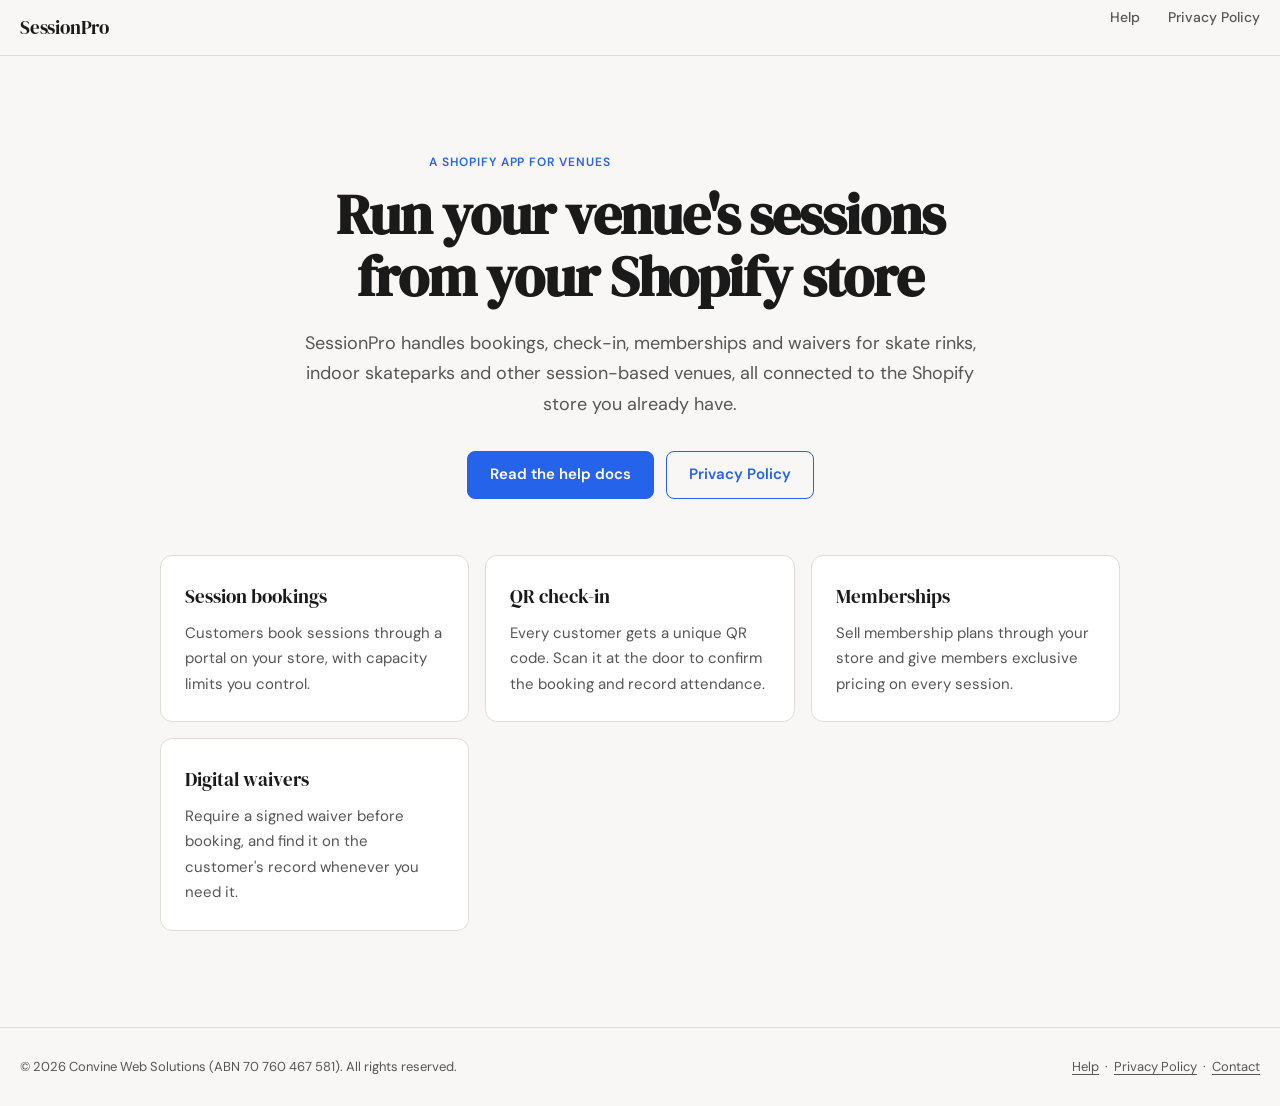
<file: index.html>
<!doctype html>
<html lang="en">
<head>
<meta charset="utf-8">
<meta name="viewport" content="width=device-width, initial-scale=1">
<title>SessionPro · Venue management for Shopify</title>
<meta name="description" content="SessionPro is a Shopify app for venues like skate rinks and indoor skateparks: session bookings, QR check-in, memberships and waivers.">
<link rel="stylesheet" href="https://fonts.googleapis.com/css2?family=DM+Sans:wght@400;500;600&family=DM+Serif+Display&display=swap">
<link rel="stylesheet" href="/styles.css">
</head>
<body>

<nav>
  <a href="/" class="nav-logo">SessionPro</a>
  <ul class="nav-links">
    <li><a href="/help/">Help</a></li>
    <li><a href="/privacy/">Privacy Policy</a></li>
  </ul>
</nav>

<main>
  <section class="hero">
    <p class="eyebrow">A Shopify app for venues</p>
    <h1>Run your venue's sessions from your Shopify store</h1>
    <p class="lede">SessionPro handles bookings, check-in, memberships and waivers for skate rinks, indoor skateparks and other session-based venues, all connected to the Shopify store you already have.</p>
    <div class="button-row">
      <a class="button primary" href="/help/">Read the help docs</a>
      <a class="button secondary" href="/privacy/">Privacy Policy</a>
    </div>
  </section>

  <section class="features">
    <div class="card">
      <h3>Session bookings</h3>
      <p>Customers book sessions through a portal on your store, with capacity limits you control.</p>
    </div>
    <div class="card">
      <h3>QR check-in</h3>
      <p>Every customer gets a unique QR code. Scan it at the door to confirm the booking and record attendance.</p>
    </div>
    <div class="card">
      <h3>Memberships</h3>
      <p>Sell membership plans through your store and give members exclusive pricing on every session.</p>
    </div>
    <div class="card">
      <h3>Digital waivers</h3>
      <p>Require a signed waiver before booking, and find it on the customer's record whenever you need it.</p>
    </div>
  </section>
</main>

<footer>
  <p>© 2026 Convine Web Solutions (ABN 70 760 467 581). All rights reserved.</p>
  <p><a href="/help/">Help</a> &nbsp;·&nbsp; <a href="/privacy/">Privacy Policy</a> &nbsp;·&nbsp; <a href="mailto:support@convinewebsolutions.com">Contact</a></p>
</footer>

</body>
</html>
</file>
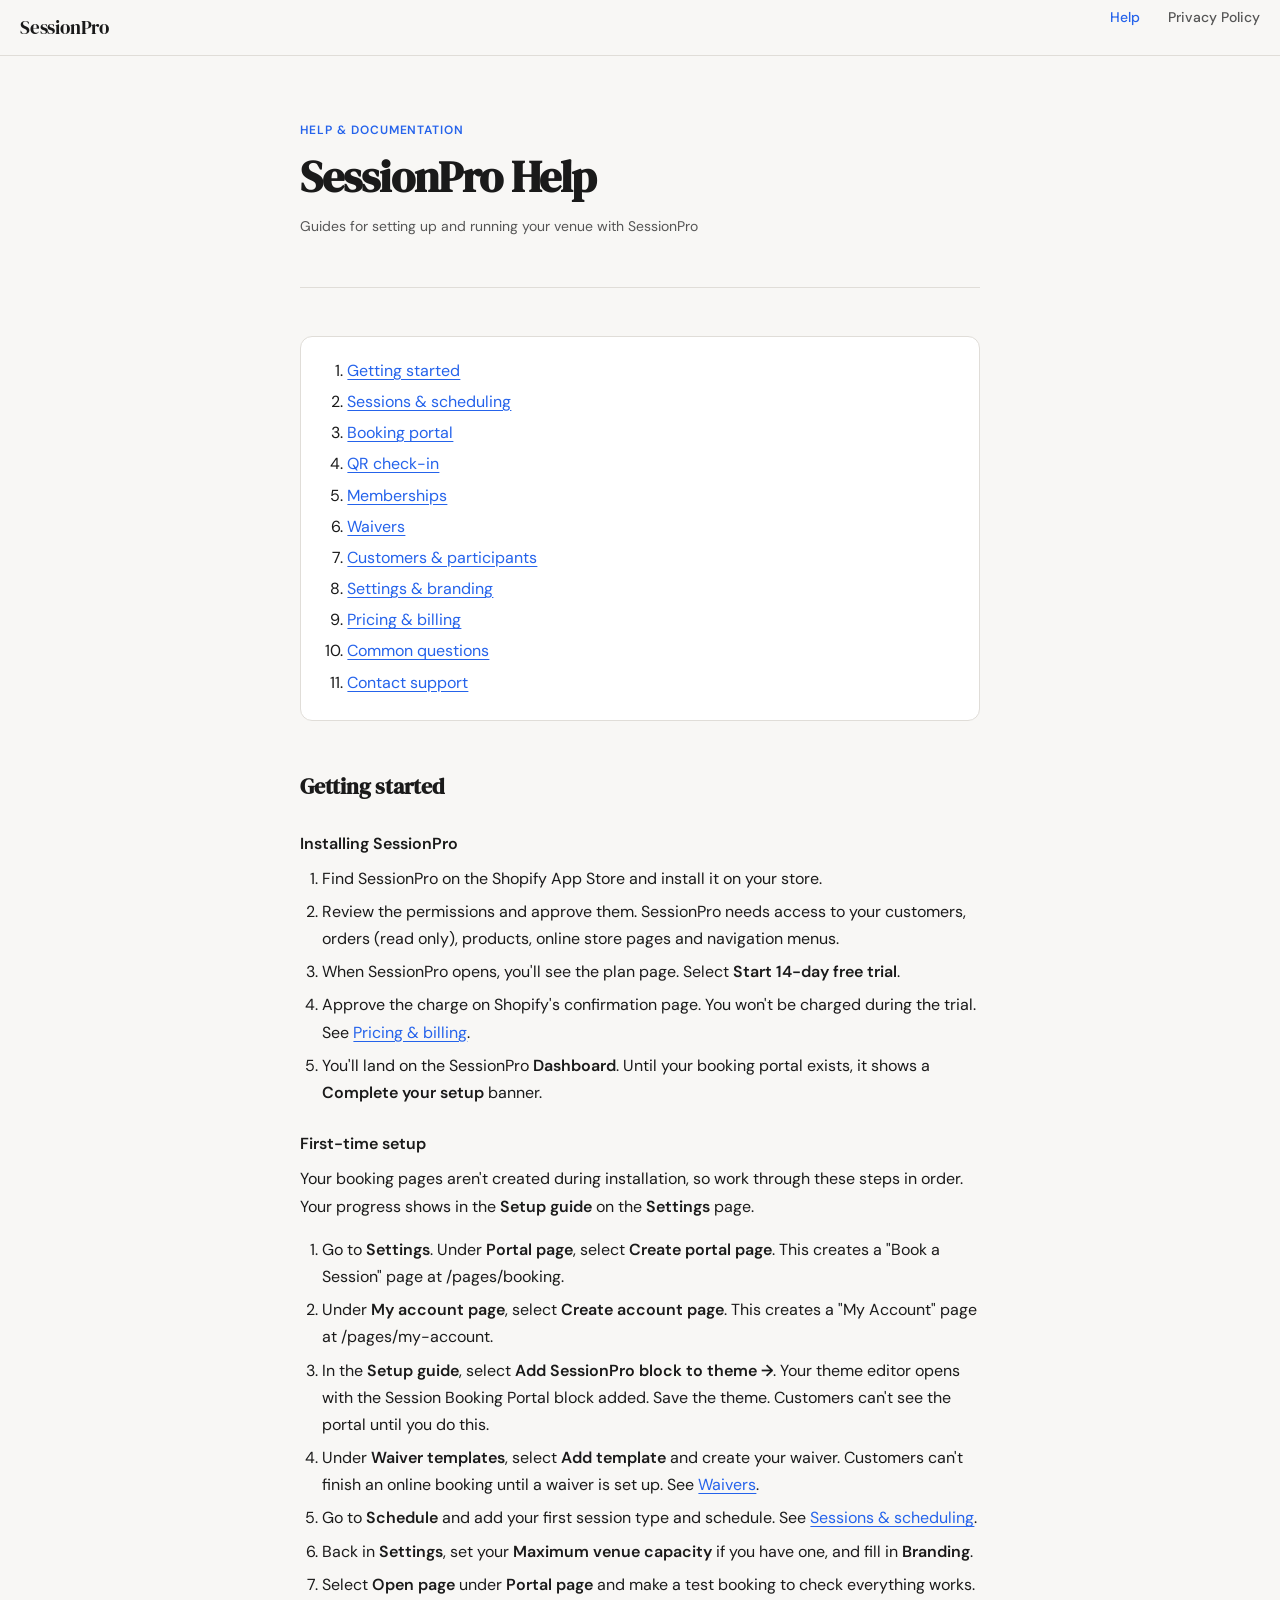
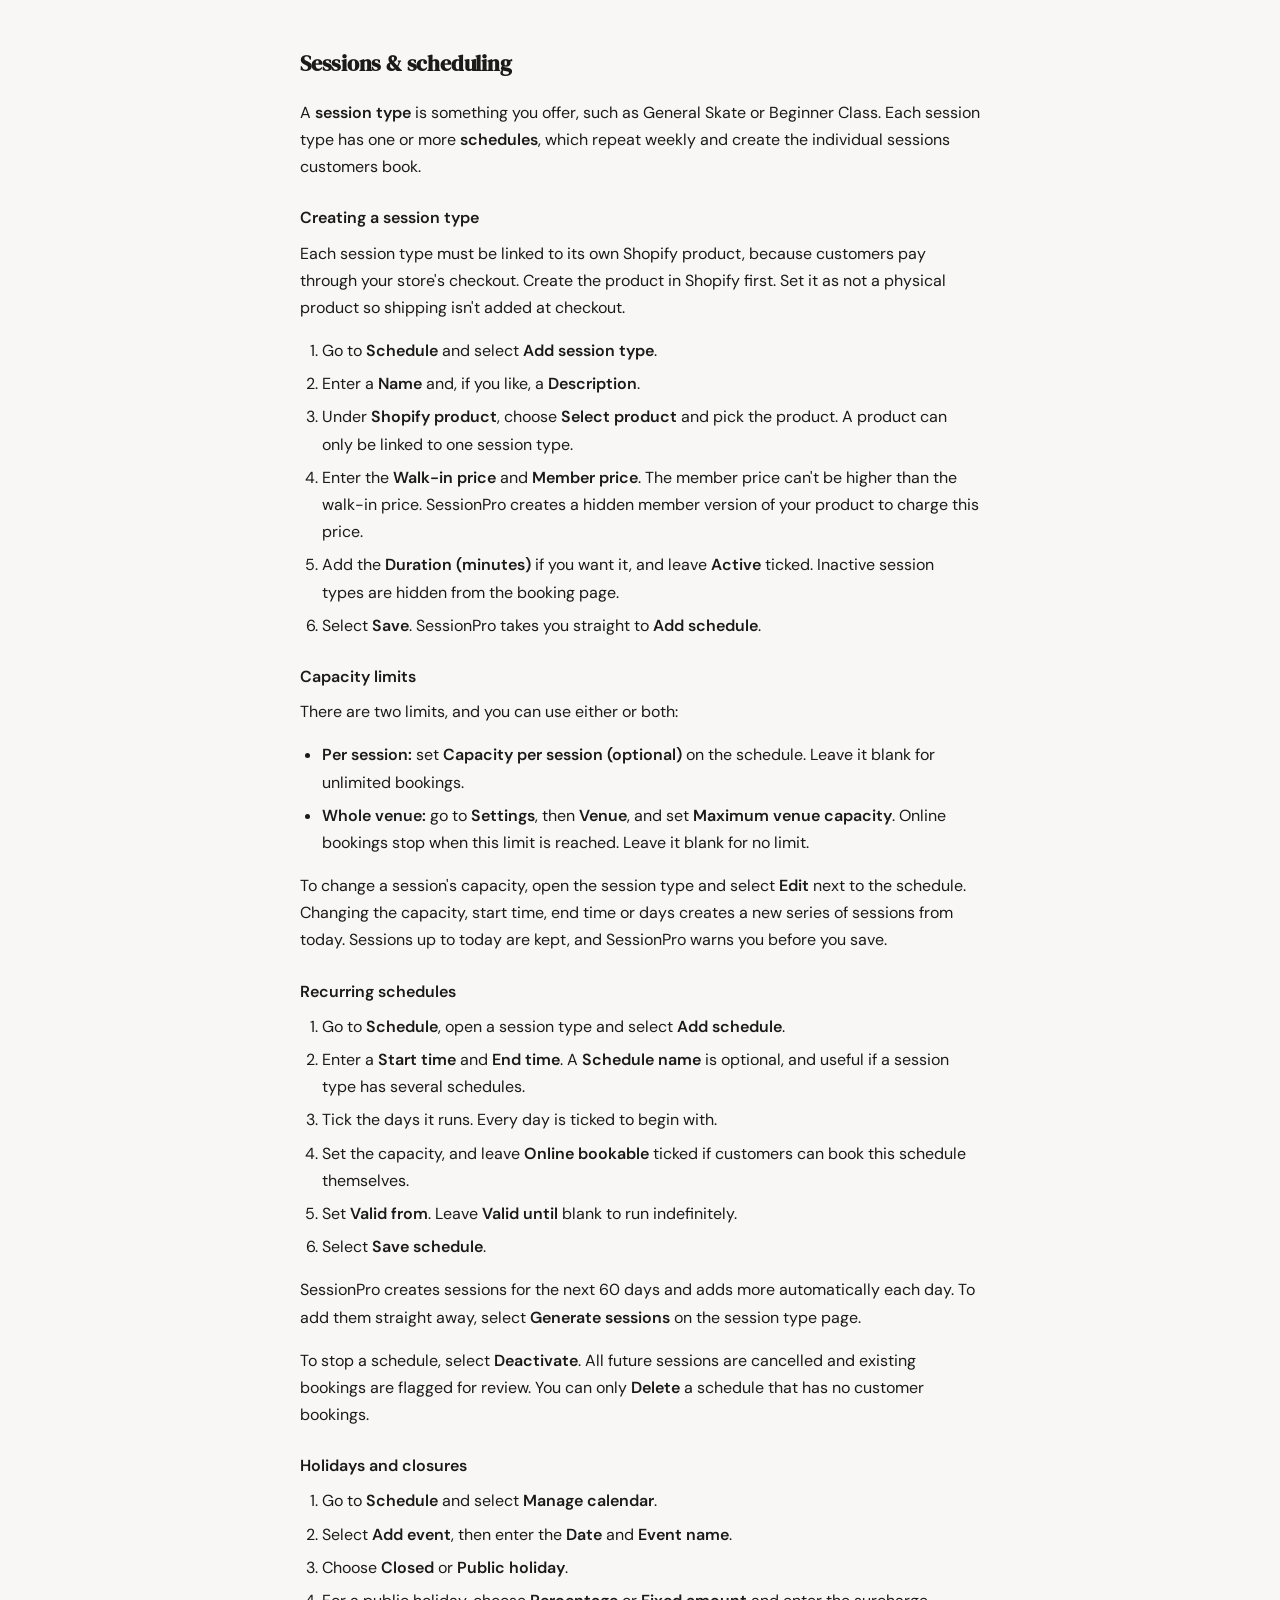
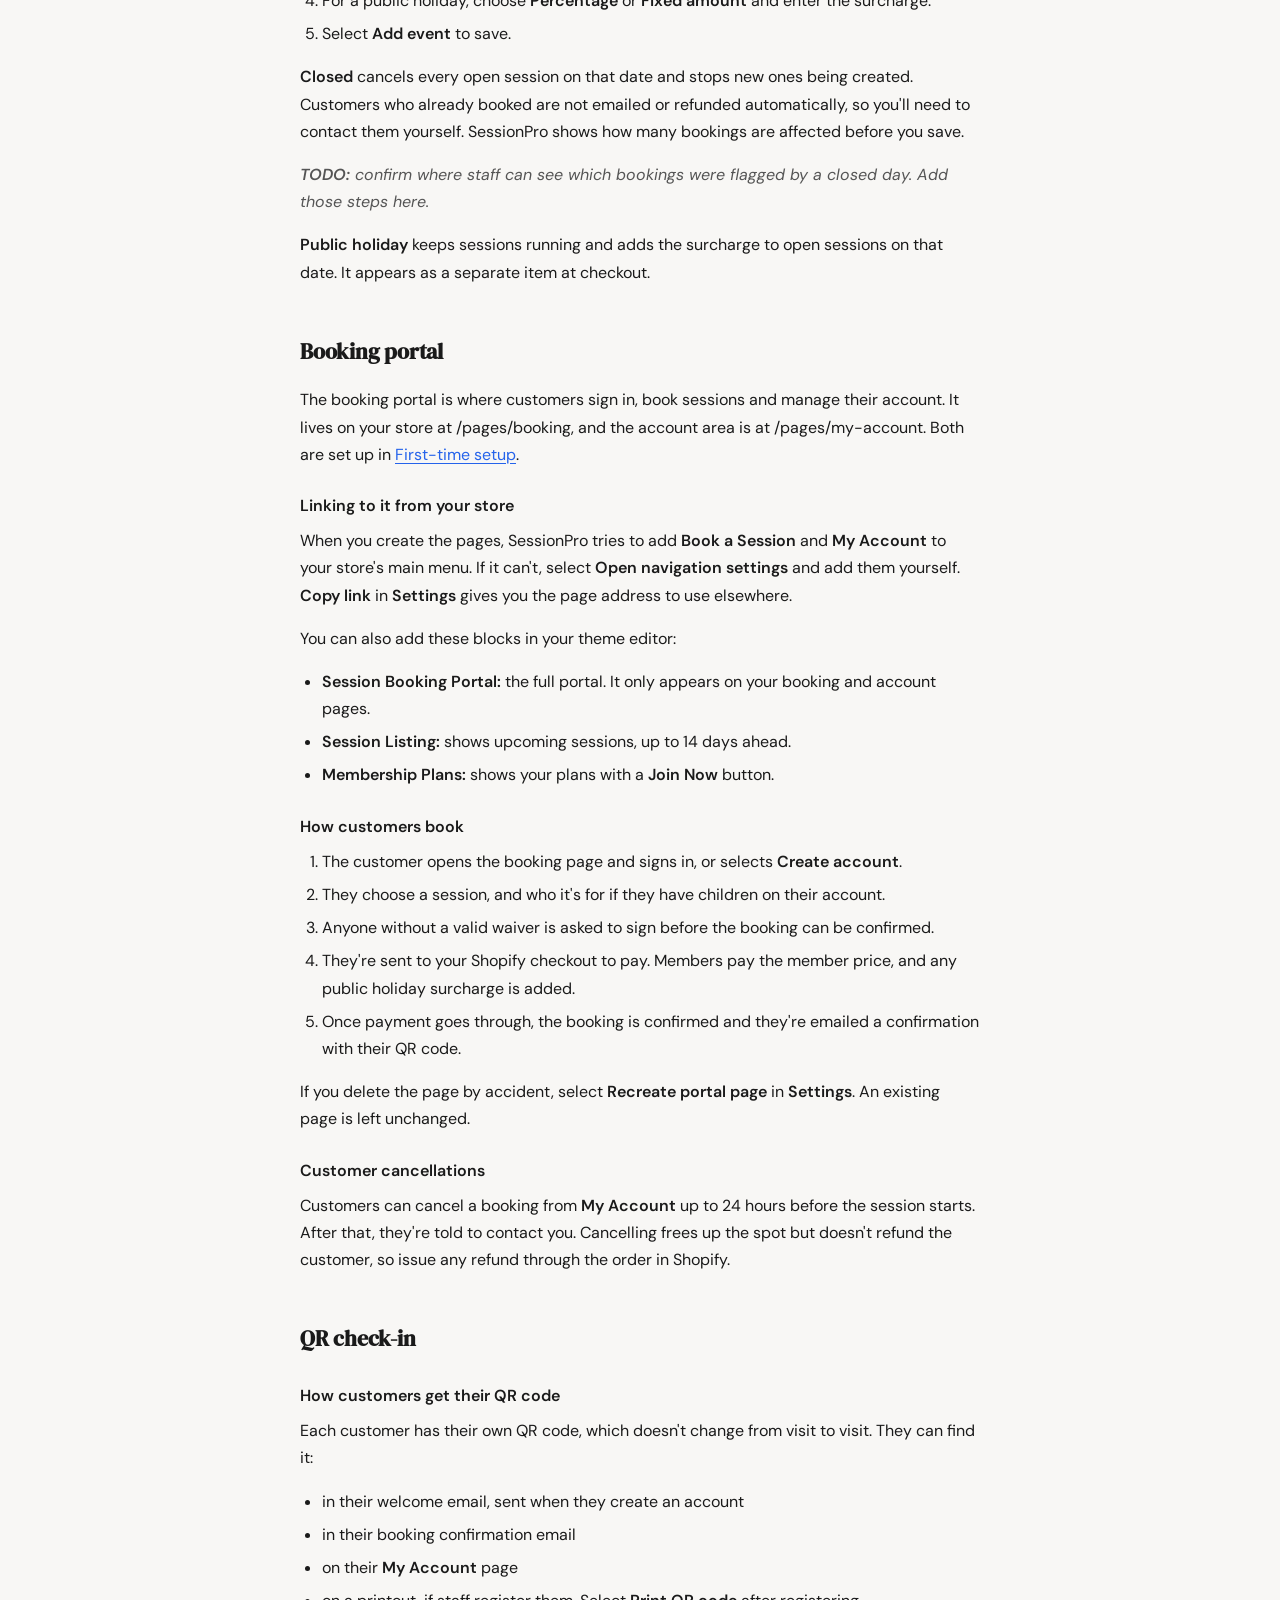
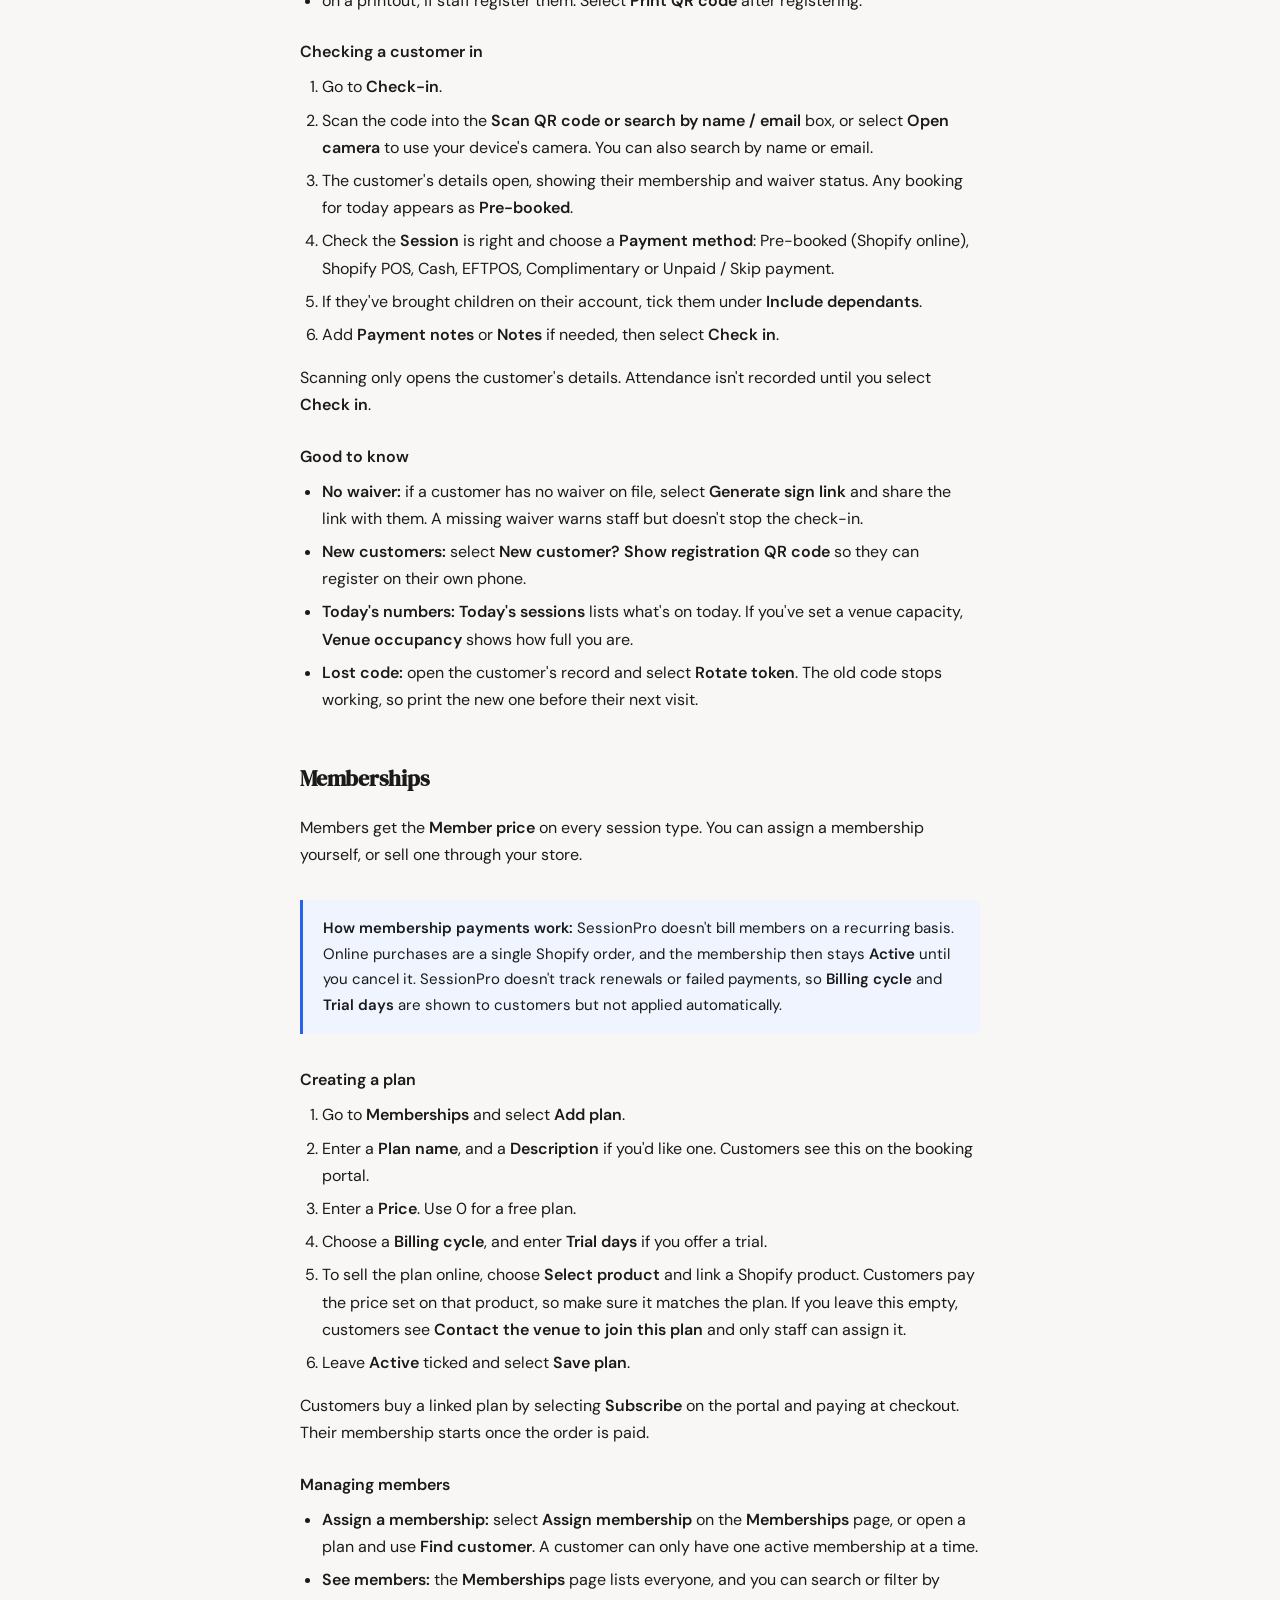
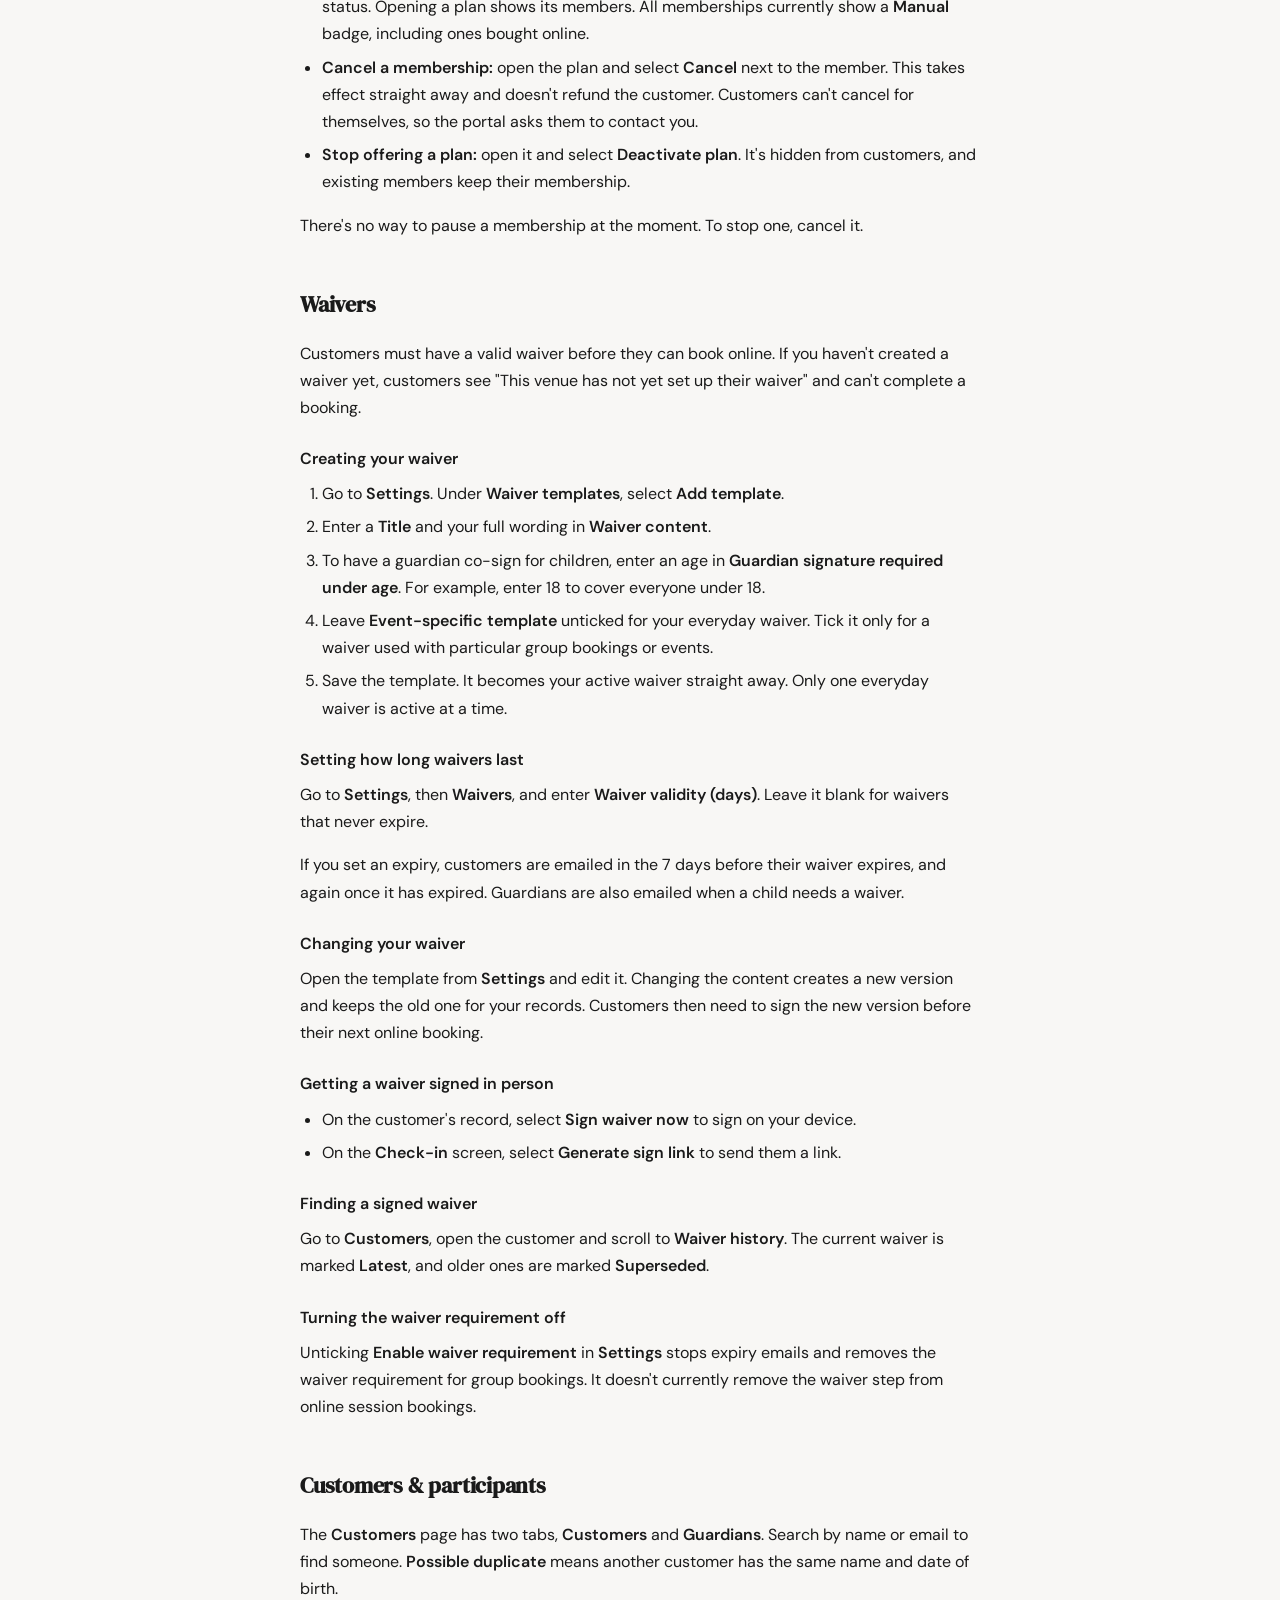
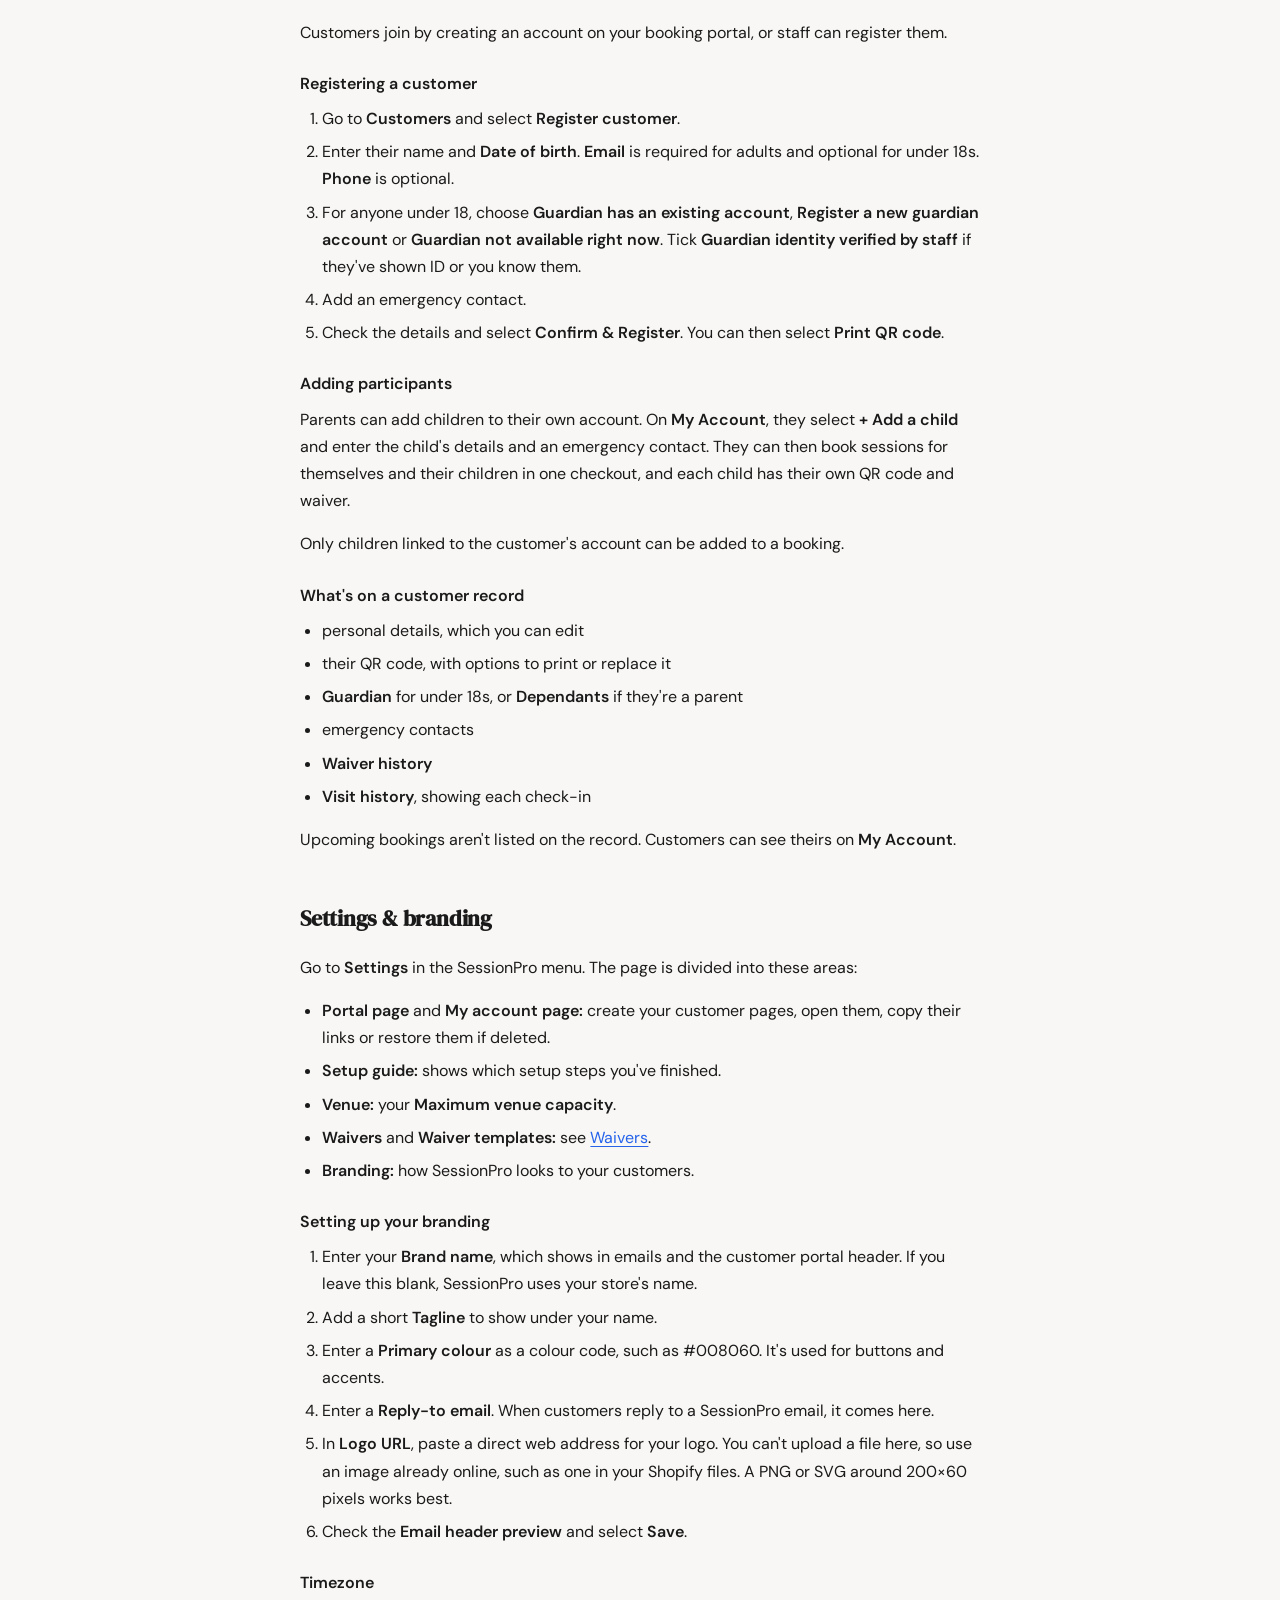
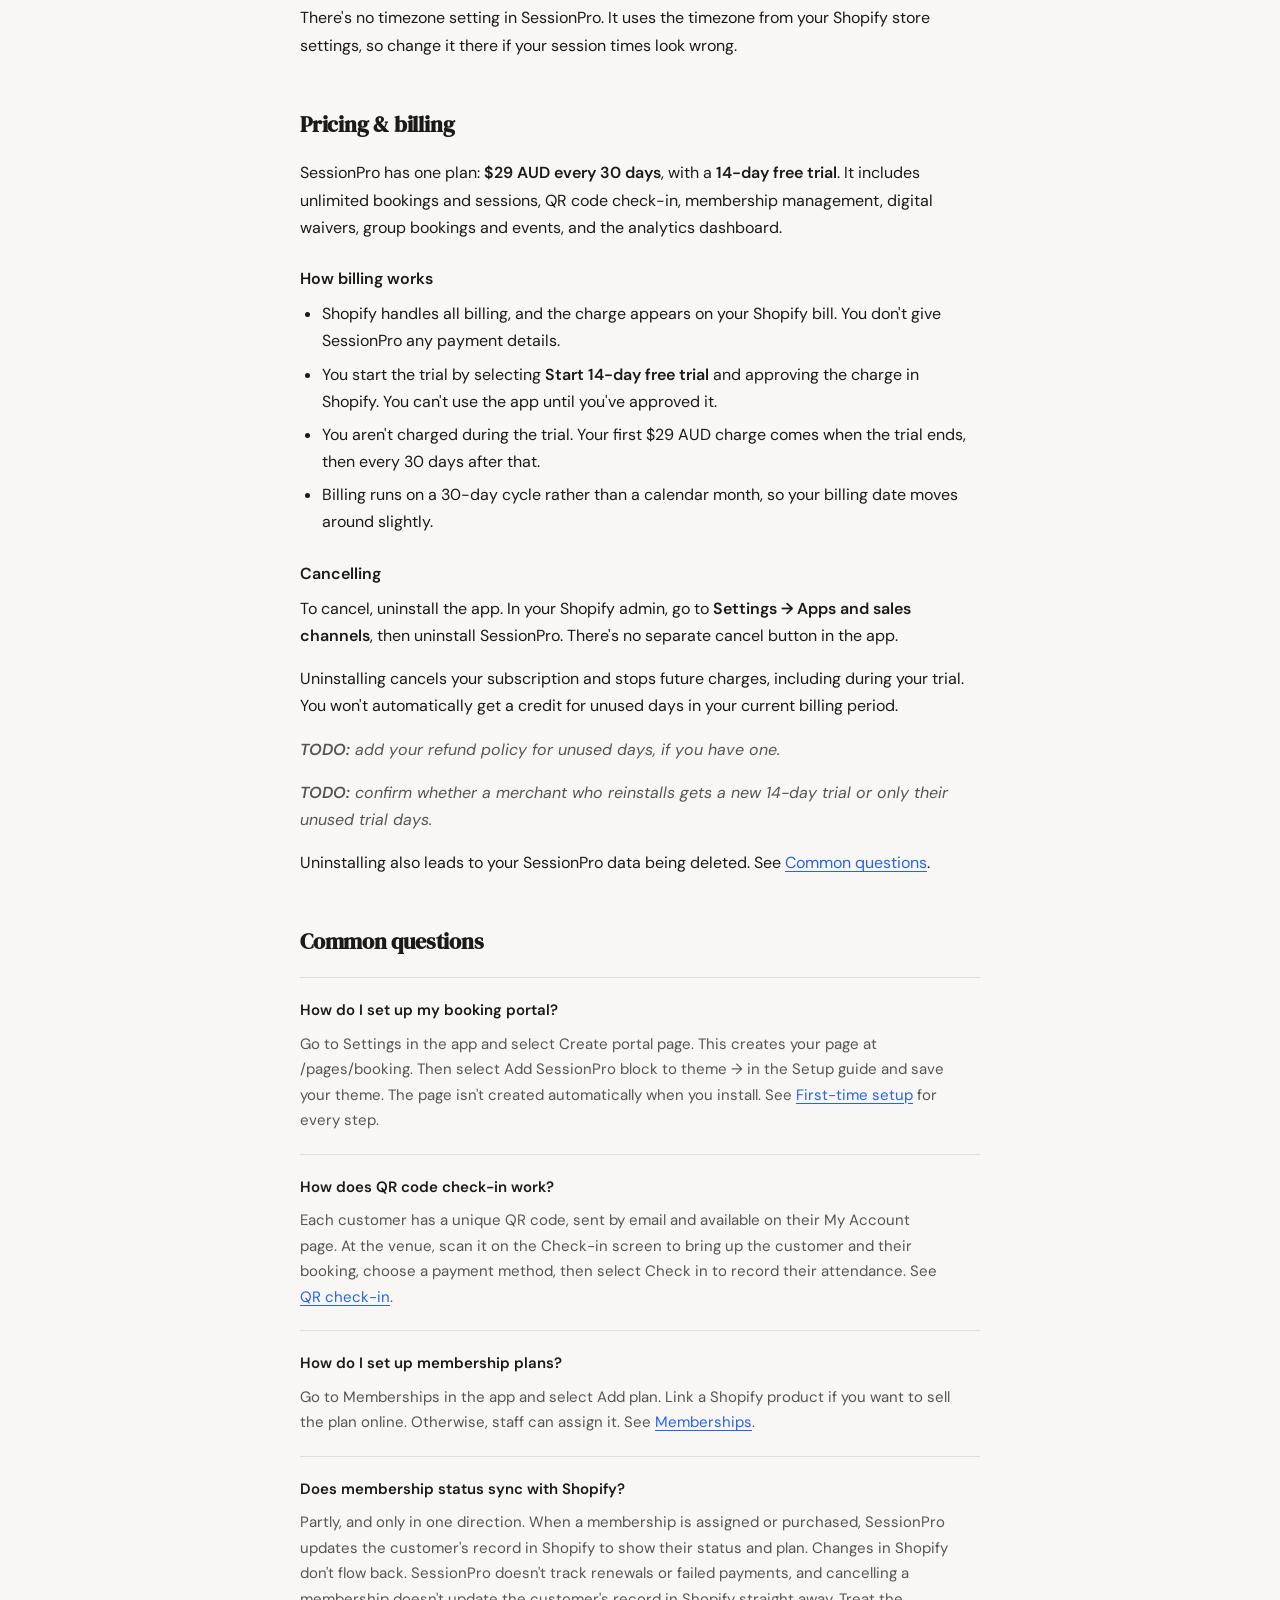
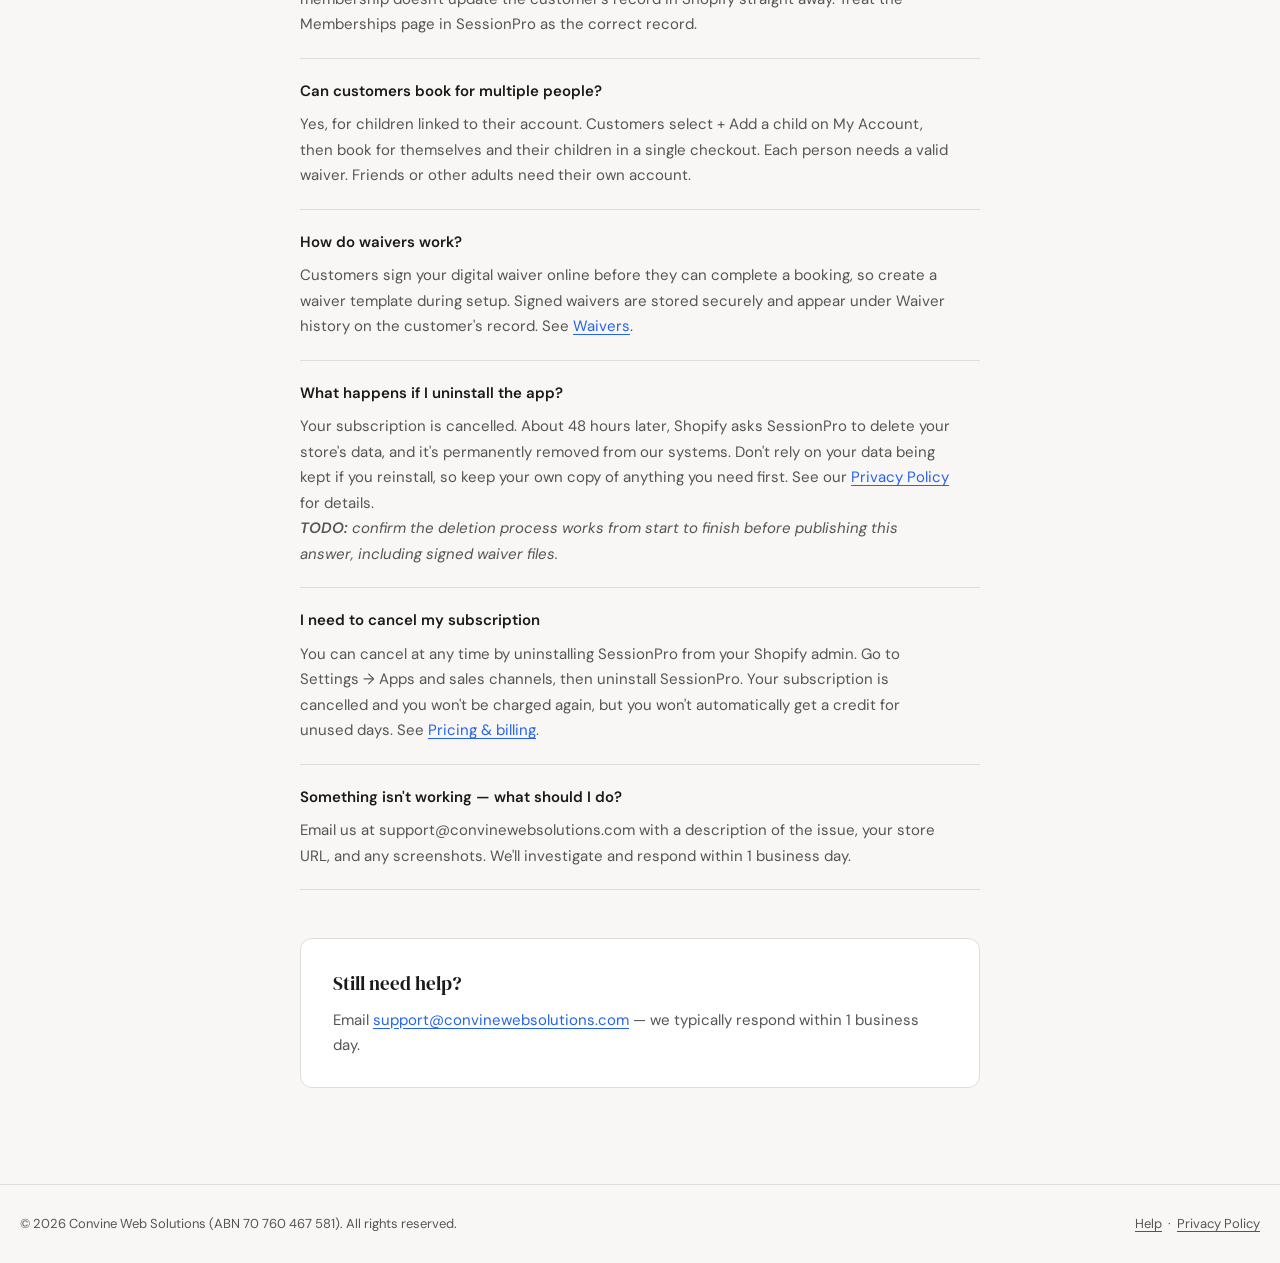
<file: help/index.html>
<!doctype html>
<html lang="en">
<head>
<meta charset="utf-8">
<meta name="viewport" content="width=device-width, initial-scale=1">
<title>Help · SessionPro</title>
<link rel="stylesheet" href="https://fonts.googleapis.com/css2?family=DM+Sans:wght@400;500;600&family=DM+Serif+Display&display=swap">
<link rel="stylesheet" href="/styles.css">
</head>
<body>

<nav>
  <a href="/" class="nav-logo">SessionPro</a>
  <ul class="nav-links">
    <li><a href="/help/" class="active">Help</a></li>
    <li><a href="/privacy/">Privacy Policy</a></li>
  </ul>
</nav>

<main class="content">
  <div class="page-header">
    <p class="eyebrow">Help &amp; Documentation</p>
    <h1>SessionPro Help</h1>
    <p class="meta">Guides for setting up and running your venue with SessionPro</p>
  </div>

  <div class="toc">
    <ol>
      <li><a href="#getting-started">Getting started</a></li>
      <li><a href="#sessions">Sessions &amp; scheduling</a></li>
      <li><a href="#booking-portal">Booking portal</a></li>
      <li><a href="#check-in">QR check-in</a></li>
      <li><a href="#memberships">Memberships</a></li>
      <li><a href="#waivers">Waivers</a></li>
      <li><a href="#customers">Customers &amp; participants</a></li>
      <li><a href="#settings">Settings &amp; branding</a></li>
      <li><a href="#pricing">Pricing &amp; billing</a></li>
      <li><a href="#faq">Common questions</a></li>
      <li><a href="#contact">Contact support</a></li>
    </ol>
  </div>

  <section id="getting-started">
    <h2>Getting started</h2>
    <h3>Installing SessionPro</h3>
    <ol>
      <li>Find SessionPro on the Shopify App Store and install it on your store.</li>
      <li>Review the permissions and approve them. SessionPro needs access to your customers, orders (read only), products, online store pages and navigation menus.</li>
      <li>When SessionPro opens, you'll see the plan page. Select <strong>Start 14-day free trial</strong>.</li>
      <li>Approve the charge on Shopify's confirmation page. You won't be charged during the trial. See <a href="#pricing">Pricing &amp; billing</a>.</li>
      <li>You'll land on the SessionPro <strong>Dashboard</strong>. Until your booking portal exists, it shows a <strong>Complete your setup</strong> banner.</li>
    </ol>
    <h3>First-time setup</h3>
    <p>Your booking pages aren't created during installation, so work through these steps in order. Your progress shows in the <strong>Setup guide</strong> on the <strong>Settings</strong> page.</p>
    <ol>
      <li>Go to <strong>Settings</strong>. Under <strong>Portal page</strong>, select <strong>Create portal page</strong>. This creates a "Book a Session" page at /pages/booking.</li>
      <li>Under <strong>My account page</strong>, select <strong>Create account page</strong>. This creates a "My Account" page at /pages/my-account.</li>
      <li>In the <strong>Setup guide</strong>, select <strong>Add SessionPro block to theme →</strong>. Your theme editor opens with the Session Booking Portal block added. Save the theme. Customers can't see the portal until you do this.</li>
      <li>Under <strong>Waiver templates</strong>, select <strong>Add template</strong> and create your waiver. Customers can't finish an online booking until a waiver is set up. See <a href="#waivers">Waivers</a>.</li>
      <li>Go to <strong>Schedule</strong> and add your first session type and schedule. See <a href="#sessions">Sessions &amp; scheduling</a>.</li>
      <li>Back in <strong>Settings</strong>, set your <strong>Maximum venue capacity</strong> if you have one, and fill in <strong>Branding</strong>.</li>
      <li>Select <strong>Open page</strong> under <strong>Portal page</strong> and make a test booking to check everything works.</li>
    </ol>
  </section>

  <section id="sessions">
    <h2>Sessions &amp; scheduling</h2>
    <p>A <strong>session type</strong> is something you offer, such as General Skate or Beginner Class. Each session type has one or more <strong>schedules</strong>, which repeat weekly and create the individual sessions customers book.</p>
    <h3>Creating a session type</h3>
    <p>Each session type must be linked to its own Shopify product, because customers pay through your store's checkout. Create the product in Shopify first. Set it as not a physical product so shipping isn't added at checkout.</p>
    <ol>
      <li>Go to <strong>Schedule</strong> and select <strong>Add session type</strong>.</li>
      <li>Enter a <strong>Name</strong> and, if you like, a <strong>Description</strong>.</li>
      <li>Under <strong>Shopify product</strong>, choose <strong>Select product</strong> and pick the product. A product can only be linked to one session type.</li>
      <li>Enter the <strong>Walk-in price</strong> and <strong>Member price</strong>. The member price can't be higher than the walk-in price. SessionPro creates a hidden member version of your product to charge this price.</li>
      <li>Add the <strong>Duration (minutes)</strong> if you want it, and leave <strong>Active</strong> ticked. Inactive session types are hidden from the booking page.</li>
      <li>Select <strong>Save</strong>. SessionPro takes you straight to <strong>Add schedule</strong>.</li>
    </ol>
    <h3>Capacity limits</h3>
    <p>There are two limits, and you can use either or both:</p>
    <ul>
      <li><strong>Per session:</strong> set <strong>Capacity per session (optional)</strong> on the schedule. Leave it blank for unlimited bookings.</li>
      <li><strong>Whole venue:</strong> go to <strong>Settings</strong>, then <strong>Venue</strong>, and set <strong>Maximum venue capacity</strong>. Online bookings stop when this limit is reached. Leave it blank for no limit.</li>
    </ul>
    <p>To change a session's capacity, open the session type and select <strong>Edit</strong> next to the schedule. Changing the capacity, start time, end time or days creates a new series of sessions from today. Sessions up to today are kept, and SessionPro warns you before you save.</p>
    <h3>Recurring schedules</h3>
    <ol>
      <li>Go to <strong>Schedule</strong>, open a session type and select <strong>Add schedule</strong>.</li>
      <li>Enter a <strong>Start time</strong> and <strong>End time</strong>. A <strong>Schedule name</strong> is optional, and useful if a session type has several schedules.</li>
      <li>Tick the days it runs. Every day is ticked to begin with.</li>
      <li>Set the capacity, and leave <strong>Online bookable</strong> ticked if customers can book this schedule themselves.</li>
      <li>Set <strong>Valid from</strong>. Leave <strong>Valid until</strong> blank to run indefinitely.</li>
      <li>Select <strong>Save schedule</strong>.</li>
    </ol>
    <p>SessionPro creates sessions for the next 60 days and adds more automatically each day. To add them straight away, select <strong>Generate sessions</strong> on the session type page.</p>
    <p>To stop a schedule, select <strong>Deactivate</strong>. All future sessions are cancelled and existing bookings are flagged for review. You can only <strong>Delete</strong> a schedule that has no customer bookings.</p>
    <h3>Holidays and closures</h3>
    <ol>
      <li>Go to <strong>Schedule</strong> and select <strong>Manage calendar</strong>.</li>
      <li>Select <strong>Add event</strong>, then enter the <strong>Date</strong> and <strong>Event name</strong>.</li>
      <li>Choose <strong>Closed</strong> or <strong>Public holiday</strong>.</li>
      <li>For a public holiday, choose <strong>Percentage</strong> or <strong>Fixed amount</strong> and enter the surcharge.</li>
      <li>Select <strong>Add event</strong> to save.</li>
    </ol>
    <p><strong>Closed</strong> cancels every open session on that date and stops new ones being created. Customers who already booked are not emailed or refunded automatically, so you'll need to contact them yourself. SessionPro shows how many bookings are affected before you save.</p>
    <p class="placeholder"><strong>TODO:</strong> confirm where staff can see which bookings were flagged by a closed day. Add those steps here.</p>
    <p><strong>Public holiday</strong> keeps sessions running and adds the surcharge to open sessions on that date. It appears as a separate item at checkout.</p>
  </section>

  <section id="booking-portal">
    <h2>Booking portal</h2>
    <p>The booking portal is where customers sign in, book sessions and manage their account. It lives on your store at /pages/booking, and the account area is at /pages/my-account. Both are set up in <a href="#getting-started">First-time setup</a>.</p>
    <h3>Linking to it from your store</h3>
    <p>When you create the pages, SessionPro tries to add <strong>Book a Session</strong> and <strong>My Account</strong> to your store's main menu. If it can't, select <strong>Open navigation settings</strong> and add them yourself. <strong>Copy link</strong> in <strong>Settings</strong> gives you the page address to use elsewhere.</p>
    <p>You can also add these blocks in your theme editor:</p>
    <ul>
      <li><strong>Session Booking Portal:</strong> the full portal. It only appears on your booking and account pages.</li>
      <li><strong>Session Listing:</strong> shows upcoming sessions, up to 14 days ahead.</li>
      <li><strong>Membership Plans:</strong> shows your plans with a <strong>Join Now</strong> button.</li>
    </ul>
    <h3>How customers book</h3>
    <ol>
      <li>The customer opens the booking page and signs in, or selects <strong>Create account</strong>.</li>
      <li>They choose a session, and who it's for if they have children on their account.</li>
      <li>Anyone without a valid waiver is asked to sign before the booking can be confirmed.</li>
      <li>They're sent to your Shopify checkout to pay. Members pay the member price, and any public holiday surcharge is added.</li>
      <li>Once payment goes through, the booking is confirmed and they're emailed a confirmation with their QR code.</li>
    </ol>
    <p>If you delete the page by accident, select <strong>Recreate portal page</strong> in <strong>Settings</strong>. An existing page is left unchanged.</p>
    <h3>Customer cancellations</h3>
    <p>Customers can cancel a booking from <strong>My Account</strong> up to 24 hours before the session starts. After that, they're told to contact you. Cancelling frees up the spot but doesn't refund the customer, so issue any refund through the order in Shopify.</p>
  </section>

  <section id="check-in">
    <h2>QR check-in</h2>
    <h3>How customers get their QR code</h3>
    <p>Each customer has their own QR code, which doesn't change from visit to visit. They can find it:</p>
    <ul>
      <li>in their welcome email, sent when they create an account</li>
      <li>in their booking confirmation email</li>
      <li>on their <strong>My Account</strong> page</li>
      <li>on a printout, if staff register them. Select <strong>Print QR code</strong> after registering.</li>
    </ul>
    <h3>Checking a customer in</h3>
    <ol>
      <li>Go to <strong>Check-in</strong>.</li>
      <li>Scan the code into the <strong>Scan QR code or search by name / email</strong> box, or select <strong>Open camera</strong> to use your device's camera. You can also search by name or email.</li>
      <li>The customer's details open, showing their membership and waiver status. Any booking for today appears as <strong>Pre-booked</strong>.</li>
      <li>Check the <strong>Session</strong> is right and choose a <strong>Payment method</strong>: Pre-booked (Shopify online), Shopify POS, Cash, EFTPOS, Complimentary or Unpaid / Skip payment.</li>
      <li>If they've brought children on their account, tick them under <strong>Include dependants</strong>.</li>
      <li>Add <strong>Payment notes</strong> or <strong>Notes</strong> if needed, then select <strong>Check in</strong>.</li>
    </ol>
    <p>Scanning only opens the customer's details. Attendance isn't recorded until you select <strong>Check in</strong>.</p>
    <h3>Good to know</h3>
    <ul>
      <li><strong>No waiver:</strong> if a customer has no waiver on file, select <strong>Generate sign link</strong> and share the link with them. A missing waiver warns staff but doesn't stop the check-in.</li>
      <li><strong>New customers:</strong> select <strong>New customer? Show registration QR code</strong> so they can register on their own phone.</li>
      <li><strong>Today's numbers:</strong> <strong>Today's sessions</strong> lists what's on today. If you've set a venue capacity, <strong>Venue occupancy</strong> shows how full you are.</li>
      <li><strong>Lost code:</strong> open the customer's record and select <strong>Rotate token</strong>. The old code stops working, so print the new one before their next visit.</li>
    </ul>
  </section>

  <section id="memberships">
    <h2>Memberships</h2>
    <p>Members get the <strong>Member price</strong> on every session type. You can assign a membership yourself, or sell one through your store.</p>
    <div class="info-box">
      <p><strong>How membership payments work:</strong> SessionPro doesn't bill members on a recurring basis. Online purchases are a single Shopify order, and the membership then stays <strong>Active</strong> until you cancel it. SessionPro doesn't track renewals or failed payments, so <strong>Billing cycle</strong> and <strong>Trial days</strong> are shown to customers but not applied automatically.</p>
    </div>
    <h3>Creating a plan</h3>
    <ol>
      <li>Go to <strong>Memberships</strong> and select <strong>Add plan</strong>.</li>
      <li>Enter a <strong>Plan name</strong>, and a <strong>Description</strong> if you'd like one. Customers see this on the booking portal.</li>
      <li>Enter a <strong>Price</strong>. Use 0 for a free plan.</li>
      <li>Choose a <strong>Billing cycle</strong>, and enter <strong>Trial days</strong> if you offer a trial.</li>
      <li>To sell the plan online, choose <strong>Select product</strong> and link a Shopify product. Customers pay the price set on that product, so make sure it matches the plan. If you leave this empty, customers see <strong>Contact the venue to join this plan</strong> and only staff can assign it.</li>
      <li>Leave <strong>Active</strong> ticked and select <strong>Save plan</strong>.</li>
    </ol>
    <p>Customers buy a linked plan by selecting <strong>Subscribe</strong> on the portal and paying at checkout. Their membership starts once the order is paid.</p>
    <h3>Managing members</h3>
    <ul>
      <li><strong>Assign a membership:</strong> select <strong>Assign membership</strong> on the <strong>Memberships</strong> page, or open a plan and use <strong>Find customer</strong>. A customer can only have one active membership at a time.</li>
      <li><strong>See members:</strong> the <strong>Memberships</strong> page lists everyone, and you can search or filter by status. Opening a plan shows its members. All memberships currently show a <strong>Manual</strong> badge, including ones bought online.</li>
      <li><strong>Cancel a membership:</strong> open the plan and select <strong>Cancel</strong> next to the member. This takes effect straight away and doesn't refund the customer. Customers can't cancel for themselves, so the portal asks them to contact you.</li>
      <li><strong>Stop offering a plan:</strong> open it and select <strong>Deactivate plan</strong>. It's hidden from customers, and existing members keep their membership.</li>
    </ul>
    <p>There's no way to pause a membership at the moment. To stop one, cancel it.</p>
  </section>

  <section id="waivers">
    <h2>Waivers</h2>
    <p>Customers must have a valid waiver before they can book online. If you haven't created a waiver yet, customers see "This venue has not yet set up their waiver" and can't complete a booking.</p>
    <h3>Creating your waiver</h3>
    <ol>
      <li>Go to <strong>Settings</strong>. Under <strong>Waiver templates</strong>, select <strong>Add template</strong>.</li>
      <li>Enter a <strong>Title</strong> and your full wording in <strong>Waiver content</strong>.</li>
      <li>To have a guardian co-sign for children, enter an age in <strong>Guardian signature required under age</strong>. For example, enter 18 to cover everyone under 18.</li>
      <li>Leave <strong>Event-specific template</strong> unticked for your everyday waiver. Tick it only for a waiver used with particular group bookings or events.</li>
      <li>Save the template. It becomes your active waiver straight away. Only one everyday waiver is active at a time.</li>
    </ol>
    <h3>Setting how long waivers last</h3>
    <p>Go to <strong>Settings</strong>, then <strong>Waivers</strong>, and enter <strong>Waiver validity (days)</strong>. Leave it blank for waivers that never expire.</p>
    <p>If you set an expiry, customers are emailed in the 7 days before their waiver expires, and again once it has expired. Guardians are also emailed when a child needs a waiver.</p>
    <h3>Changing your waiver</h3>
    <p>Open the template from <strong>Settings</strong> and edit it. Changing the content creates a new version and keeps the old one for your records. Customers then need to sign the new version before their next online booking.</p>
    <h3>Getting a waiver signed in person</h3>
    <ul>
      <li>On the customer's record, select <strong>Sign waiver now</strong> to sign on your device.</li>
      <li>On the <strong>Check-in</strong> screen, select <strong>Generate sign link</strong> to send them a link.</li>
    </ul>
    <h3>Finding a signed waiver</h3>
    <p>Go to <strong>Customers</strong>, open the customer and scroll to <strong>Waiver history</strong>. The current waiver is marked <strong>Latest</strong>, and older ones are marked <strong>Superseded</strong>.</p>
    <h3>Turning the waiver requirement off</h3>
    <p>Unticking <strong>Enable waiver requirement</strong> in <strong>Settings</strong> stops expiry emails and removes the waiver requirement for group bookings. It doesn't currently remove the waiver step from online session bookings.</p>
  </section>

  <section id="customers">
    <h2>Customers &amp; participants</h2>
    <p>The <strong>Customers</strong> page has two tabs, <strong>Customers</strong> and <strong>Guardians</strong>. Search by name or email to find someone. <strong>Possible duplicate</strong> means another customer has the same name and date of birth.</p>
    <p>Customers join by creating an account on your booking portal, or staff can register them.</p>
    <h3>Registering a customer</h3>
    <ol>
      <li>Go to <strong>Customers</strong> and select <strong>Register customer</strong>.</li>
      <li>Enter their name and <strong>Date of birth</strong>. <strong>Email</strong> is required for adults and optional for under 18s. <strong>Phone</strong> is optional.</li>
      <li>For anyone under 18, choose <strong>Guardian has an existing account</strong>, <strong>Register a new guardian account</strong> or <strong>Guardian not available right now</strong>. Tick <strong>Guardian identity verified by staff</strong> if they've shown ID or you know them.</li>
      <li>Add an emergency contact.</li>
      <li>Check the details and select <strong>Confirm &amp; Register</strong>. You can then select <strong>Print QR code</strong>.</li>
    </ol>
    <h3>Adding participants</h3>
    <p>Parents can add children to their own account. On <strong>My Account</strong>, they select <strong>+ Add a child</strong> and enter the child's details and an emergency contact. They can then book sessions for themselves and their children in one checkout, and each child has their own QR code and waiver.</p>
    <p>Only children linked to the customer's account can be added to a booking.</p>
    <h3>What's on a customer record</h3>
    <ul>
      <li>personal details, which you can edit</li>
      <li>their QR code, with options to print or replace it</li>
      <li><strong>Guardian</strong> for under 18s, or <strong>Dependants</strong> if they're a parent</li>
      <li>emergency contacts</li>
      <li><strong>Waiver history</strong></li>
      <li><strong>Visit history</strong>, showing each check-in</li>
    </ul>
    <p>Upcoming bookings aren't listed on the record. Customers can see theirs on <strong>My Account</strong>.</p>
  </section>

  <section id="settings">
    <h2>Settings &amp; branding</h2>
    <p>Go to <strong>Settings</strong> in the SessionPro menu. The page is divided into these areas:</p>
    <ul>
      <li><strong>Portal page</strong> and <strong>My account page:</strong> create your customer pages, open them, copy their links or restore them if deleted.</li>
      <li><strong>Setup guide:</strong> shows which setup steps you've finished.</li>
      <li><strong>Venue:</strong> your <strong>Maximum venue capacity</strong>.</li>
      <li><strong>Waivers</strong> and <strong>Waiver templates:</strong> see <a href="#waivers">Waivers</a>.</li>
      <li><strong>Branding:</strong> how SessionPro looks to your customers.</li>
    </ul>
    <h3>Setting up your branding</h3>
    <ol>
      <li>Enter your <strong>Brand name</strong>, which shows in emails and the customer portal header. If you leave this blank, SessionPro uses your store's name.</li>
      <li>Add a short <strong>Tagline</strong> to show under your name.</li>
      <li>Enter a <strong>Primary colour</strong> as a colour code, such as #008060. It's used for buttons and accents.</li>
      <li>Enter a <strong>Reply-to email</strong>. When customers reply to a SessionPro email, it comes here.</li>
      <li>In <strong>Logo URL</strong>, paste a direct web address for your logo. You can't upload a file here, so use an image already online, such as one in your Shopify files. A PNG or SVG around 200×60 pixels works best.</li>
      <li>Check the <strong>Email header preview</strong> and select <strong>Save</strong>.</li>
    </ol>
    <h3>Timezone</h3>
    <p>There's no timezone setting in SessionPro. It uses the timezone from your Shopify store settings, so change it there if your session times look wrong.</p>
  </section>

  <section id="pricing">
    <h2>Pricing &amp; billing</h2>
    <p>SessionPro has one plan: <strong>$29 AUD every 30 days</strong>, with a <strong>14-day free trial</strong>. It includes unlimited bookings and sessions, QR code check-in, membership management, digital waivers, group bookings and events, and the analytics dashboard.</p>
    <h3>How billing works</h3>
    <ul>
      <li>Shopify handles all billing, and the charge appears on your Shopify bill. You don't give SessionPro any payment details.</li>
      <li>You start the trial by selecting <strong>Start 14-day free trial</strong> and approving the charge in Shopify. You can't use the app until you've approved it.</li>
      <li>You aren't charged during the trial. Your first $29 AUD charge comes when the trial ends, then every 30 days after that.</li>
      <li>Billing runs on a 30-day cycle rather than a calendar month, so your billing date moves around slightly.</li>
    </ul>
    <h3>Cancelling</h3>
    <p>To cancel, uninstall the app. In your Shopify admin, go to <strong>Settings → Apps and sales channels</strong>, then uninstall SessionPro. There's no separate cancel button in the app.</p>
    <p>Uninstalling cancels your subscription and stops future charges, including during your trial. You won't automatically get a credit for unused days in your current billing period.</p>
    <p class="placeholder"><strong>TODO:</strong> add your refund policy for unused days, if you have one.</p>
    <p class="placeholder"><strong>TODO:</strong> confirm whether a merchant who reinstalls gets a new 14-day trial or only their unused trial days.</p>
    <p>Uninstalling also leads to your SessionPro data being deleted. See <a href="#faq">Common questions</a>.</p>
  </section>

  <section id="faq">
    <h2>Common questions</h2>

    <div class="faq-item">
      <p class="faq-q">How do I set up my booking portal?</p>
      <p class="faq-a">Go to Settings in the app and select Create portal page. This creates your page at /pages/booking. Then select Add SessionPro block to theme → in the Setup guide and save your theme. The page isn't created automatically when you install. See <a href="#getting-started">First-time setup</a> for every step.</p>
    </div>

    <div class="faq-item">
      <p class="faq-q">How does QR code check-in work?</p>
      <p class="faq-a">Each customer has a unique QR code, sent by email and available on their My Account page. At the venue, scan it on the Check-in screen to bring up the customer and their booking, choose a payment method, then select Check in to record their attendance. See <a href="#check-in">QR check-in</a>.</p>
    </div>

    <div class="faq-item">
      <p class="faq-q">How do I set up membership plans?</p>
      <p class="faq-a">Go to Memberships in the app and select Add plan. Link a Shopify product if you want to sell the plan online. Otherwise, staff can assign it. See <a href="#memberships">Memberships</a>.</p>
    </div>

    <div class="faq-item">
      <p class="faq-q">Does membership status sync with Shopify?</p>
      <p class="faq-a">Partly, and only in one direction. When a membership is assigned or purchased, SessionPro updates the customer's record in Shopify to show their status and plan. Changes in Shopify don't flow back. SessionPro doesn't track renewals or failed payments, and cancelling a membership doesn't update the customer's record in Shopify straight away. Treat the Memberships page in SessionPro as the correct record.</p>
    </div>

    <div class="faq-item">
      <p class="faq-q">Can customers book for multiple people?</p>
      <p class="faq-a">Yes, for children linked to their account. Customers select + Add a child on My Account, then book for themselves and their children in a single checkout. Each person needs a valid waiver. Friends or other adults need their own account.</p>
    </div>

    <div class="faq-item">
      <p class="faq-q">How do waivers work?</p>
      <p class="faq-a">Customers sign your digital waiver online before they can complete a booking, so create a waiver template during setup. Signed waivers are stored securely and appear under Waiver history on the customer's record. See <a href="#waivers">Waivers</a>.</p>
    </div>

    <div class="faq-item">
      <p class="faq-q">What happens if I uninstall the app?</p>
      <p class="faq-a">Your subscription is cancelled. About 48 hours later, Shopify asks SessionPro to delete your store's data, and it's permanently removed from our systems. Don't rely on your data being kept if you reinstall, so keep your own copy of anything you need first. See our <a href="/privacy/">Privacy Policy</a> for details.</p>
      <p class="faq-a placeholder"><strong>TODO:</strong> confirm the deletion process works from start to finish before publishing this answer, including signed waiver files.</p>
    </div>

    <div class="faq-item">
      <p class="faq-q">I need to cancel my subscription</p>
      <p class="faq-a">You can cancel at any time by uninstalling SessionPro from your Shopify admin. Go to Settings → Apps and sales channels, then uninstall SessionPro. Your subscription is cancelled and you won't be charged again, but you won't automatically get a credit for unused days. See <a href="#pricing">Pricing &amp; billing</a>.</p>
    </div>

    <div class="faq-item">
      <p class="faq-q">Something isn't working — what should I do?</p>
      <p class="faq-a">Email us at support@convinewebsolutions.com with a description of the issue, your store URL, and any screenshots. We'll investigate and respond within 1 business day.</p>
    </div>
  </section>

  <section id="contact">
    <div class="contact-card">
      <h3>Still need help?</h3>
      <p>Email <a href="mailto:support@convinewebsolutions.com">support@convinewebsolutions.com</a> — we typically respond within 1 business day.</p>
    </div>
  </section>
</main>

<footer>
  <p>© 2026 Convine Web Solutions (ABN 70 760 467 581). All rights reserved.</p>
  <p><a href="/help/">Help</a> &nbsp;·&nbsp; <a href="/privacy/">Privacy Policy</a></p>
</footer>

</body>
</html>
</file>
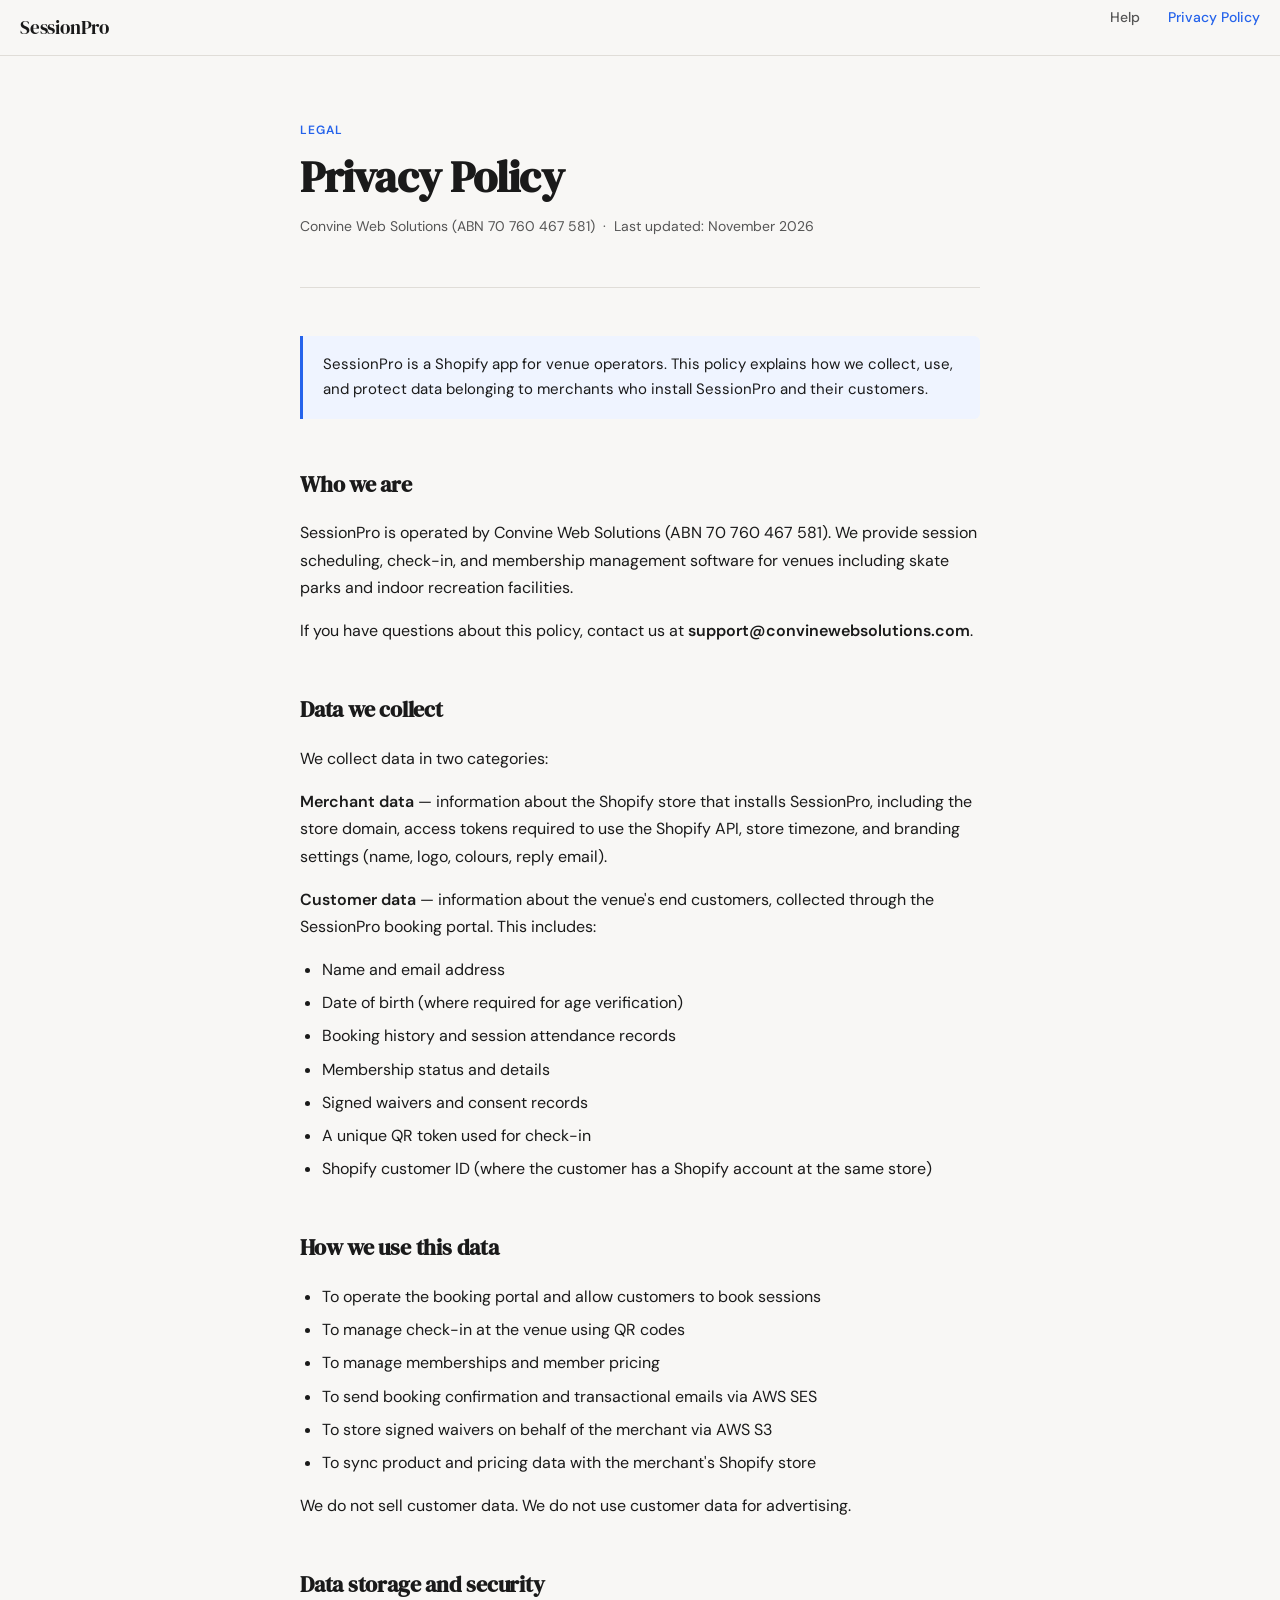
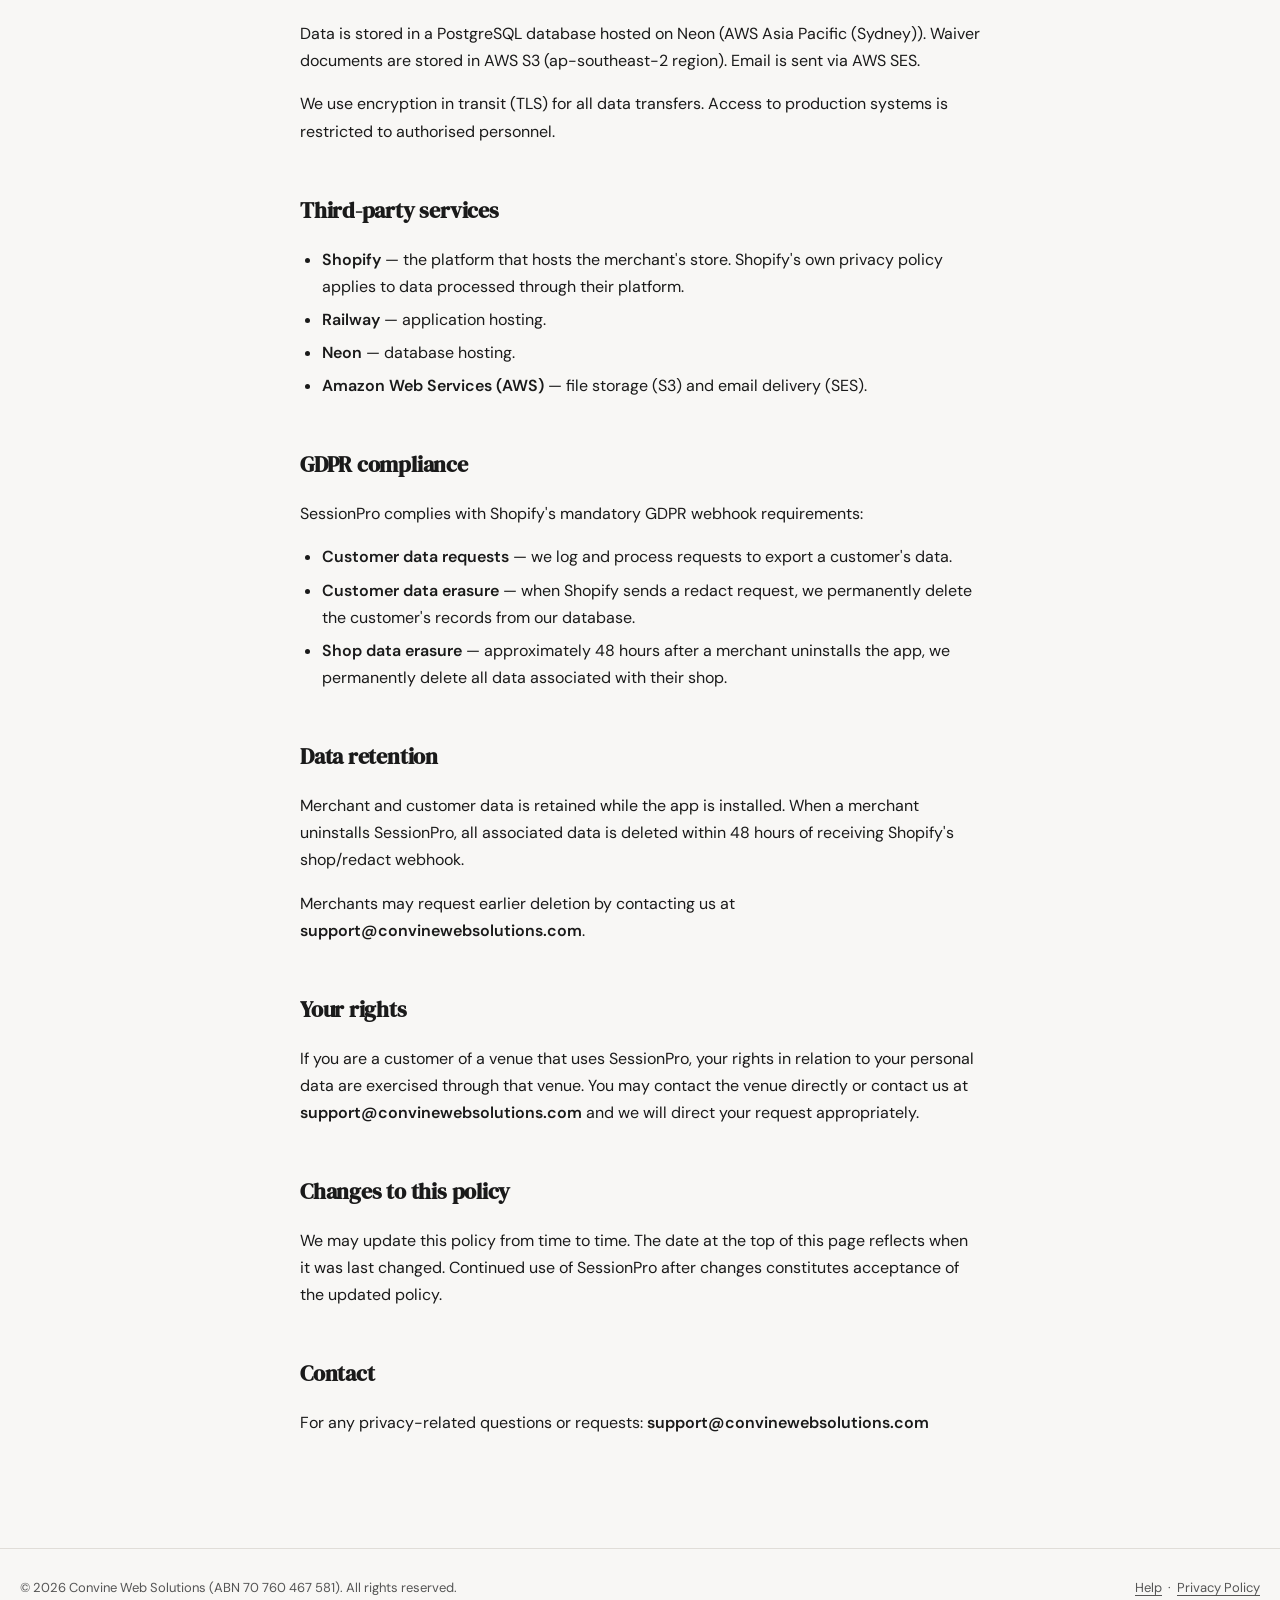
<file: privacy/index.html>
<!doctype html>
<html lang="en">
<head>
<meta charset="utf-8">
<meta name="viewport" content="width=device-width, initial-scale=1">
<title>Privacy Policy · SessionPro</title>
<link rel="stylesheet" href="https://fonts.googleapis.com/css2?family=DM+Sans:wght@400;500;600&family=DM+Serif+Display&display=swap">
<link rel="stylesheet" href="/styles.css">
</head>
<body>

<nav>
  <a href="/" class="nav-logo">SessionPro</a>
  <ul class="nav-links">
    <li><a href="/help/">Help</a></li>
    <li><a href="/privacy/" class="active">Privacy Policy</a></li>
  </ul>
</nav>

<main class="content">
    <div class="page-header">
      <p class="eyebrow">Legal</p>
      <h1>Privacy Policy</h1>
      <p class="meta">Convine Web Solutions (ABN 70 760 467 581) &nbsp;·&nbsp; Last updated: November 2026</p>
    </div>

    <div class="info-box">
      <p>SessionPro is a Shopify app for venue operators. This policy explains how we collect, use, and protect data belonging to merchants who install SessionPro and their customers.</p>
    </div>

    <h2>Who we are</h2>
    <p>SessionPro is operated by Convine Web Solutions (ABN 70 760 467 581). We provide session scheduling, check-in, and membership management software for venues including skate parks and indoor recreation facilities.</p>
    <p>If you have questions about this policy, contact us at <strong>support@convinewebsolutions.com</strong>.</p>

    <h2>Data we collect</h2>
    <p>We collect data in two categories:</p>
    <p><strong>Merchant data</strong> — information about the Shopify store that installs SessionPro, including the store domain, access tokens required to use the Shopify API, store timezone, and branding settings (name, logo, colours, reply email).</p>
    <p><strong>Customer data</strong> — information about the venue's end customers, collected through the SessionPro booking portal. This includes:</p>
    <ul>
      <li>Name and email address</li>
      <li>Date of birth (where required for age verification)</li>
      <li>Booking history and session attendance records</li>
      <li>Membership status and details</li>
      <li>Signed waivers and consent records</li>
      <li>A unique QR token used for check-in</li>
      <li>Shopify customer ID (where the customer has a Shopify account at the same store)</li>
    </ul>

    <h2>How we use this data</h2>
    <ul>
      <li>To operate the booking portal and allow customers to book sessions</li>
      <li>To manage check-in at the venue using QR codes</li>
      <li>To manage memberships and member pricing</li>
      <li>To send booking confirmation and transactional emails via AWS SES</li>
      <li>To store signed waivers on behalf of the merchant via AWS S3</li>
      <li>To sync product and pricing data with the merchant's Shopify store</li>
    </ul>
    <p>We do not sell customer data. We do not use customer data for advertising.</p>

    <h2>Data storage and security</h2>
    <p>Data is stored in a PostgreSQL database hosted on Neon (AWS Asia Pacific (Sydney)). Waiver documents are stored in AWS S3 (ap-southeast-2 region). Email is sent via AWS SES.</p>
    <p>We use encryption in transit (TLS) for all data transfers. Access to production systems is restricted to authorised personnel.</p>

    <h2>Third-party services</h2>
    <ul>
      <li><strong>Shopify</strong> — the platform that hosts the merchant's store. Shopify's own privacy policy applies to data processed through their platform.</li>
      <li><strong>Railway</strong> — application hosting.</li>
      <li><strong>Neon</strong> — database hosting.</li>
      <li><strong>Amazon Web Services (AWS)</strong> — file storage (S3) and email delivery (SES).</li>
    </ul>

    <h2>GDPR compliance</h2>
    <p>SessionPro complies with Shopify's mandatory GDPR webhook requirements:</p>
    <ul>
      <li><strong>Customer data requests</strong> — we log and process requests to export a customer's data.</li>
      <li><strong>Customer data erasure</strong> — when Shopify sends a redact request, we permanently delete the customer's records from our database.</li>
      <li><strong>Shop data erasure</strong> — approximately 48 hours after a merchant uninstalls the app, we permanently delete all data associated with their shop.</li>
    </ul>

    <h2>Data retention</h2>
    <p>Merchant and customer data is retained while the app is installed. When a merchant uninstalls SessionPro, all associated data is deleted within 48 hours of receiving Shopify's shop/redact webhook.</p>
    <p>Merchants may request earlier deletion by contacting us at <strong>support@convinewebsolutions.com</strong>.</p>

    <h2>Your rights</h2>
    <p>If you are a customer of a venue that uses SessionPro, your rights in relation to your personal data are exercised through that venue. You may contact the venue directly or contact us at <strong>support@convinewebsolutions.com</strong> and we will direct your request appropriately.</p>

    <h2>Changes to this policy</h2>
    <p>We may update this policy from time to time. The date at the top of this page reflects when it was last changed. Continued use of SessionPro after changes constitutes acceptance of the updated policy.</p>

    <h2>Contact</h2>
    <p>For any privacy-related questions or requests: <strong>support@convinewebsolutions.com</strong></p>
</main>

<footer>
  <p>© 2026 Convine Web Solutions (ABN 70 760 467 581). All rights reserved.</p>
  <p><a href="/help/">Help</a> &nbsp;·&nbsp; <a href="/privacy/">Privacy Policy</a></p>
</footer>

</body>
</html>
</file>
<file: styles.css>
/* Shared styles for all SessionPro pages */
:root {
  --bg: #f8f7f5;
  --fg: #1a1a1a;
  --fg-muted: #555;
  --border: #e0ddd8;
  --accent: #2563eb;
  --accent-light: #eff4ff;
  --surface: #ffffff;
  --nav-bg: rgba(248, 247, 245, 0.92);

  --font-display: 'DM Serif Display', Georgia, serif;
  --font-body: 'DM Sans', system-ui, sans-serif;

  color-scheme: light;
}

@media (prefers-color-scheme: dark) {
  :root:not([data-theme="light"]) {
    --bg: #111110;
    --fg: #f0ede8;
    --fg-muted: #999;
    --border: #2a2a28;
    --accent: #4f8ef7;
    --accent-light: #1a2340;
    --surface: #1c1c1a;
    --nav-bg: rgba(17, 17, 16, 0.92);
    color-scheme: dark;
  }
}

:root[data-theme="dark"] {
  --bg: #111110;
  --fg: #f0ede8;
  --fg-muted: #999;
  --border: #2a2a28;
  --accent: #4f8ef7;
  --accent-light: #1a2340;
  --surface: #1c1c1a;
  --nav-bg: rgba(17, 17, 16, 0.92);
  color-scheme: dark;
}

*, *::before, *::after { box-sizing: border-box; margin: 0; padding: 0; }

html { scroll-padding-top: 72px; }

body {
  background: var(--bg);
  color: var(--fg);
  font-family: var(--font-body);
  font-size: 16px;
  line-height: 1.7;
  padding-inline: 20px;
}

img { max-width: 100%; }

/* Nav */
nav {
  position: sticky;
  top: 0;
  background: var(--nav-bg);
  backdrop-filter: blur(12px);
  -webkit-backdrop-filter: blur(12px);
  border-bottom: 1px solid var(--border);
  padding: 0 20px;
  display: flex;
  align-items: center;
  justify-content: space-between;
  height: 56px;
  margin-inline: -20px;
  z-index: 100;
}

.nav-logo {
  font-family: var(--font-display);
  font-size: 1.2rem;
  color: var(--fg);
  text-decoration: none;
  letter-spacing: -0.01em;
}

.nav-links {
  display: flex;
  gap: 28px;
  list-style: none;
}

.nav-links a {
  color: var(--fg-muted);
  text-decoration: none;
  font-size: 0.875rem;
  font-weight: 500;
  transition: color 0.15s;
}

.nav-links a:hover,
.nav-links a.active {
  color: var(--accent);
}

/* Content wrapper */
.content {
  max-width: 680px;
  margin: 0 auto;
  padding-block: 64px 96px;
}

/* Page header */
.page-header {
  margin-bottom: 48px;
  padding-bottom: 32px;
  border-bottom: 1px solid var(--border);
}

.eyebrow {
  font-size: 0.75rem;
  font-weight: 600;
  letter-spacing: 0.08em;
  text-transform: uppercase;
  color: var(--accent);
  margin-bottom: 12px;
}

.page-header h1 {
  font-family: var(--font-display);
  font-size: clamp(2rem, 5vw, 2.75rem);
  line-height: 1.15;
  letter-spacing: -0.02em;
  color: var(--fg);
  text-wrap: balance;
  margin-bottom: 12px;
}

.page-header .meta {
  font-size: 0.875rem;
  color: var(--fg-muted);
}

/* Prose */
h2 {
  font-family: var(--font-display);
  font-size: 1.35rem;
  letter-spacing: -0.01em;
  color: var(--fg);
  margin-top: 48px;
  margin-bottom: 16px;
  text-wrap: balance;
}

h3 {
  font-size: 1rem;
  font-weight: 600;
  margin-top: 24px;
  margin-bottom: 8px;
}

p {
  color: var(--fg);
  margin-bottom: 16px;
  max-width: 65ch;
}

ul, ol {
  padding-left: 1.4em;
  margin-bottom: 16px;
}

li {
  margin-bottom: 6px;
  color: var(--fg);
}

a {
  color: var(--accent);
  text-decoration: underline;
  text-underline-offset: 3px;
}

strong { font-weight: 600; }

/* Info box */
.info-box {
  background: var(--accent-light);
  border-left: 3px solid var(--accent);
  border-radius: 0 6px 6px 0;
  padding: 16px 20px;
  margin: 32px 0;
  font-size: 0.9375rem;
}

.info-box p {
  margin-bottom: 0;
  color: var(--fg);
}

/* Landing hero */
.hero {
  max-width: 760px;
  margin: 0 auto;
  padding-block: 96px 56px;
  text-align: center;
}

.hero h1 {
  font-family: var(--font-display);
  font-size: clamp(2.25rem, 7vw, 3.5rem);
  line-height: 1.1;
  letter-spacing: -0.02em;
  text-wrap: balance;
  margin-bottom: 20px;
}

.hero .lede {
  font-size: 1.125rem;
  color: var(--fg-muted);
  margin: 0 auto 32px;
  max-width: 56ch;
}

.button-row {
  display: flex;
  gap: 12px;
  justify-content: center;
  flex-wrap: wrap;
}

.button {
  display: inline-block;
  padding: 10px 22px;
  border-radius: 8px;
  font-weight: 600;
  font-size: 0.9375rem;
  text-decoration: none;
  border: 1px solid var(--accent);
  transition: all 0.15s;
}

.button.primary { background: var(--accent); color: #fff; }
.button.primary:hover { opacity: 0.9; }
.button.secondary { color: var(--accent); background: transparent; }
.button.secondary:hover { background: var(--accent-light); }

/* Feature grid */
.features {
  max-width: 960px;
  margin: 0 auto;
  padding-bottom: 96px;
  display: grid;
  grid-template-columns: repeat(auto-fit, minmax(240px, 1fr));
  gap: 16px;
}

.card {
  background: var(--surface);
  border: 1px solid var(--border);
  border-radius: 12px;
  padding: 24px;
}

.card h3 {
  font-family: var(--font-display);
  font-weight: 400;
  font-size: 1.2rem;
  margin: 0 0 8px;
}

.card p {
  color: var(--fg-muted);
  font-size: 0.9375rem;
  margin: 0;
}

/* Help table of contents */
.toc {
  background: var(--surface);
  border: 1px solid var(--border);
  border-radius: 12px;
  padding: 20px 24px;
}

.toc ol { margin: 0; }
.toc li { margin-bottom: 4px; }

/* Placeholder text to be replaced */
.placeholder {
  color: var(--fg-muted);
  font-style: italic;
}

/* Contact card */
.contact-card {
  background: var(--surface);
  border: 1px solid var(--border);
  border-radius: 12px;
  padding: 28px 32px;
  margin-top: 48px;
}

.contact-card h3 {
  font-family: var(--font-display);
  font-weight: 400;
  font-size: 1.2rem;
  margin: 0 0 8px;
}

.contact-card p {
  color: var(--fg-muted);
  margin-bottom: 0;
  font-size: 0.9375rem;
}

/* FAQ */
.faq-item {
  border-top: 1px solid var(--border);
  padding: 20px 0;
}

.faq-item:last-child { border-bottom: 1px solid var(--border); }

.faq-q {
  font-weight: 600;
  font-size: 0.9375rem;
  margin-bottom: 8px;
}

.faq-a {
  color: var(--fg-muted);
  font-size: 0.9375rem;
  margin: 0;
}

/* Footer */
footer {
  border-top: 1px solid var(--border);
  padding-block: 28px;
  margin-inline: -20px;
  padding-inline: 20px;
  display: flex;
  align-items: center;
  justify-content: space-between;
  flex-wrap: wrap;
  gap: 12px;
}

footer p {
  font-size: 0.8125rem;
  color: var(--fg-muted);
  margin: 0;
  max-width: none;
}

footer a { color: var(--fg-muted); }

@media (max-width: 500px) {
  .nav-links { gap: 16px; }
  .content { padding-block: 40px 64px; }
  .hero { padding-block: 56px 40px; }
  .contact-card { padding: 20px; }
}
</file>
